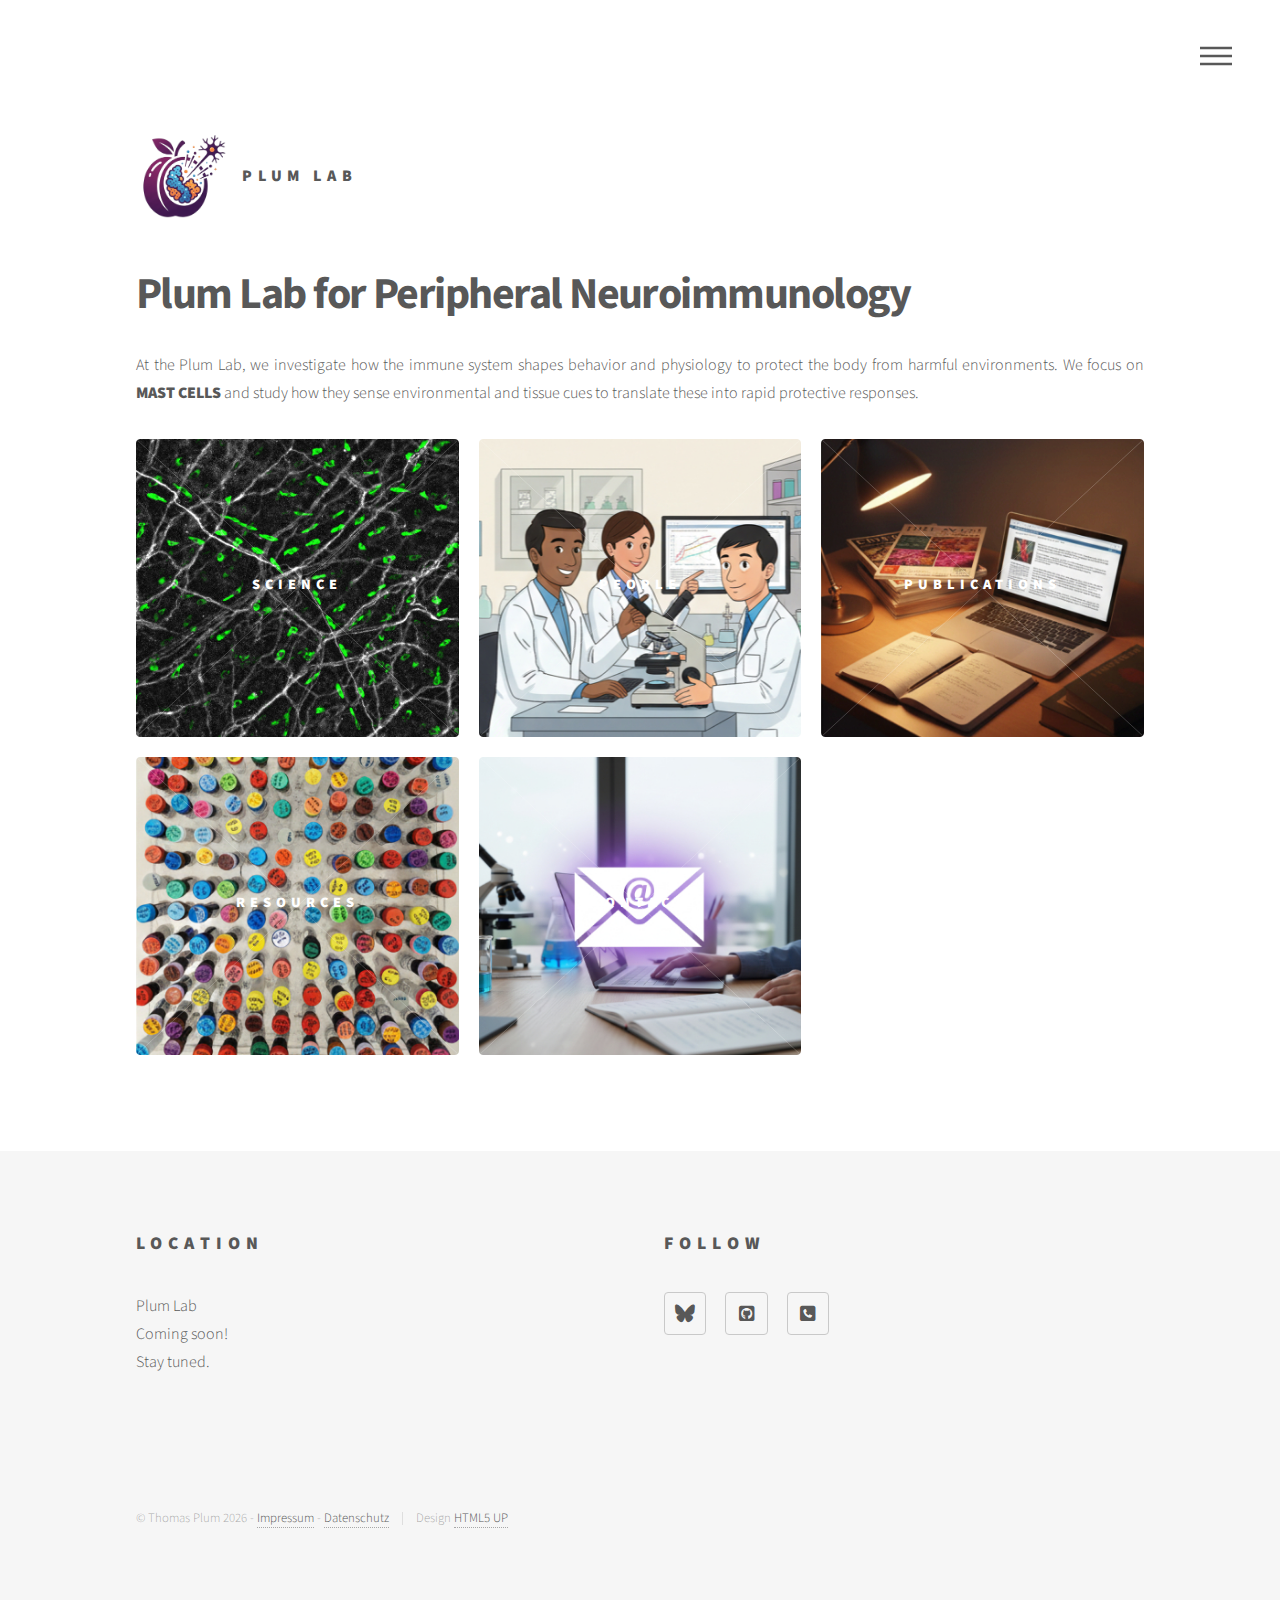
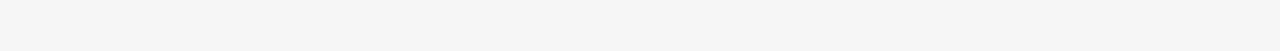
<file: index.html>
<!DOCTYPE HTML>
<!--
	Phantom by HTML5 UP
	html5up.net | @ajlkn
	Free for personal and commercial use under the CCA 3.0 license (html5up.net/license)
-->
<html>
	<head>
		<title>Plum Lab for Peripheral Neuroimmunology</title>
		<meta charset="utf-8" />
		<meta name="viewport" content="width=device-width, initial-scale=1, user-scalable=no" />
		<link rel="stylesheet" href="assets/css/main.css" />
		<noscript><link rel="stylesheet" href="assets/css/noscript.css" /></noscript>
	</head>
	<body class="is-preload">
		<!-- Wrapper -->
			<div id="wrapper">

				<!-- Header -->
					<header id="header">
						<div class="inner">

							<!-- Logo -->
								<a href="index.html" class="logo">
									<span class="symbol"><img src="images/logo.svg" alt="" /></span><span class="title">Plum Lab</span>
								</a>

							<!-- Nav -->
								<nav>
									<ul>
										<li><a href="#menu">Menu</a></li>
									</ul>
								</nav>

						</div>
					</header>

				<!-- Menu -->
					<nav id="menu">
						<h2>Menu</h2>
						<ul>
							<li><a href="index.html">Home</a></li>
							<li><a href="science.html">Science</a></li>
							<li><a href="people.html">People</a></li>
							<li><a href="publications.html">Publications</a></li>
							<li><a href="resources.html">Resources</a></li>
							<li><a href="contact.html">Contact</a></li>	
							<li><a href="https://mastcell.cloudflareaccess.com/#/Launcher">Internal</a></li>
						</ul>
					</nav>

				<!-- Main -->
					<div id="main">
    <div class="inner">
        <header>
            <h1>Plum Lab for Peripheral Neuroimmunology</h1>
            <p align="justify">At the Plum Lab, we investigate how the immune system shapes behavior and physiology to protect the body from harmful environments. We focus on <b>MAST CELLS</b> and study how they sense environmental and tissue cues to translate these into rapid protective responses.</p>
        </header>
        <section class="tiles">
            <article class="style0">
                <span class="image">
                    <img src="images/science.jpg" alt="Science" />
                </span>
                <a href="science.html">
                    <h2>Science</h2>
                    <div class="content">
                        <p>Our research on mast cells and neuroimmune communication.</p>
                    </div>
                </a>
            </article>
            <article class="style0">
                <span class="image">
                    <img src="images/people.jpg" alt="People" />
                </span>
                <a href="people.html">
                    <h2>People</h2>
                    <div class="content">
                        <p>Meet the team behind the Plum Lab.</p>
                    </div>
                </a>
            </article>
            <article class="style0">
                <span class="image">
                    <img src="images/publications.jpg" alt="Publications" />
                </span>
                <a href="publications.html">
                    <h2>Publications</h2>
                    <div class="content">
                        <p>Explore our latest research findings and papers.</p>
                    </div>
                </a>
            </article>
            <article class="style0">
                <span class="image">
                    <img src="images/resources.jpg" alt="Resources" />
                </span>
                <a href="resources.html">
                    <h2>Resources</h2>
                    <div class="content">
                        <p>Protocols, data sets, and tools for the community.</p>
                    </div>
                </a>
            </article>
           <article class="style0">
                <span class="image">
                    <img src="images/contact.jpg" alt="Contact" />
                </span>
                <a href="contact.html">
                    <h2>Contact</h2>
                    <div class="content">
                        <p>Get in touch for collaborations or joining the lab.</p>
                    </div>
                </a>
            </article>
        </section>
    </div>
</div>

					<!-- Footer -->
					<footer id="footer">
						<div class="inner">
							<section>
								<h2>Location</h2>
								<p>Plum Lab<br />
								Coming soon!<br />
								Stay tuned.<br />
								</p>
							</section>
							<section>
								<h2>Follow</h2>
								<ul class="icons">
									<li><a href="https://bsky.app/profile/plumlab.bsky.social" class="icon brands style2 fa-bluesky"><span class="label">Bluesky</span></a></li>
									<li><a href="https://github.com/Plum-immunology/" class="icon brands style2 fa-github"><span class="label">GitHub</span></a></li>
									<li><a href="#" class="icon solid style2 fa-phone"><span class="label">Phone</span></a></li>
								</ul>
							</section>
							<ul class="copyright">
								<li>&copy; Thomas Plum 2026 - <a href="impressum.html">Impressum</a> - <a href="datenschutz.html">Datenschutz</a></li><li>Design <a href="http://html5up.net">HTML5 UP</a></li>
							</ul>
						</div>
					</footer>

		<!-- Scripts -->
			<script src="assets/js/jquery.min.js"></script>
			<script src="assets/js/browser.min.js"></script>
			<script src="assets/js/breakpoints.min.js"></script>
			<script src="assets/js/util.js"></script>
			<script src="assets/js/main.js"></script>

	</body>
</html>
</file>
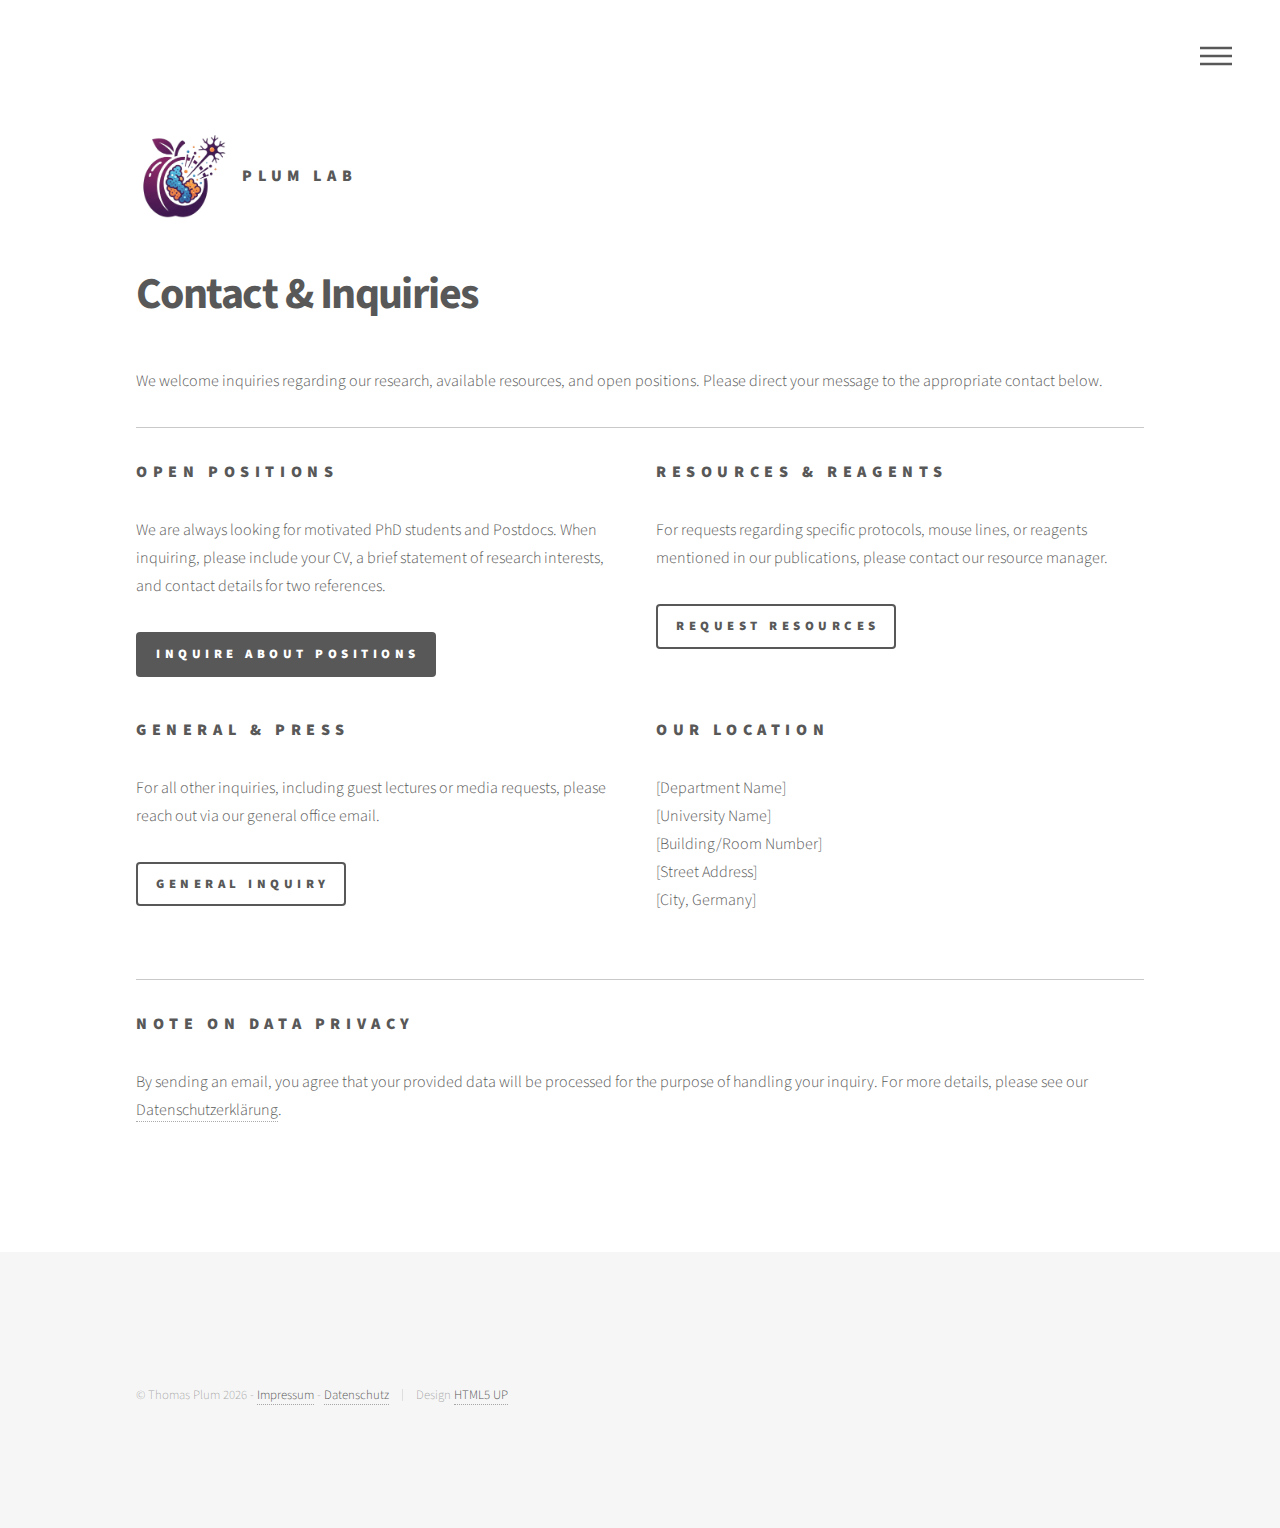
<file: contact.html>
<!DOCTYPE HTML>
<!--
	Phantom by HTML5 UP
	html5up.net | @ajlkn
	Free for personal and commercial use under the CCA 3.0 license (html5up.net/license)
-->
<html>
	<head>
		<title>Plum Lab for Peripheral Neuroimmunology - Science</title>
		<meta charset="utf-8" />
		<meta name="viewport" content="width=device-width, initial-scale=1, user-scalable=no" />
		<link rel="stylesheet" href="assets/css/main.css" />
		<noscript><link rel="stylesheet" href="assets/css/noscript.css" /></noscript>
	</head>
	<body class="is-preload">
		<!-- Wrapper -->
			<div id="wrapper">

				<!-- Header -->
					<header id="header">
						<div class="inner">

							<!-- Logo -->
								<a href="index.html" class="logo">
									<span class="symbol"><img src="images/logo.svg" alt="" /></span><span class="title">Plum Lab</span>
								</a>

							<!-- Nav -->
								<nav>
									<ul>
										<li><a href="#menu">Menu</a></li>
									</ul>
								</nav>

						</div>
					</header>

				<!-- Menu -->
					<nav id="menu">
						<h2>Menu</h2>
						<ul>
							<li><a href="index.html">Home</a></li>
							<li><a href="science.html">Science</a></li>
							<li><a href="people.html">People</a></li>
							<li><a href="publications.html">Publications</a></li>
							<li><a href="resources.html">Resources</a></li>
							<li><a href="contact.html">Contact</a></li>	
						</ul>
					</nav>

				<!-- Main -->
<!-- Main -->
<div id="main">
                <div class="inner">
                    <h1>Contact & Inquiries</h1>
                    <p>We welcome inquiries regarding our research, available resources, and open positions. Please direct your message to the appropriate contact below.</p>
                    
                    <hr />

                    <div class="row">
                        <div class="col-6 col-12-medium">
                            <h3>Open Positions</h3>
                            <p>We are always looking for motivated PhD students and Postdocs. When inquiring, please include your CV, a brief statement of research interests, and contact details for two references.</p>
                            <ul class="actions">
                                <li><a href="mailto:positions@plum-immunology.de" class="button primary icon solid fa-envelope">Inquire about Positions</a></li>
                            </ul>
                        </div>

                        <div class="col-6 col-12-medium">
                            <h3>Resources & Reagents</h3>
                            <p>For requests regarding specific protocols, mouse lines, or reagents mentioned in our publications, please contact our resource manager.</p>
                            <ul class="actions">
                                <li><a href="mailto:resources@plum-immunology.de" class="button icon solid fa-flask">Request Resources</a></li>
                            </ul>
                        </div>

                        <div class="col-6 col-12-medium">
                            <h3>General & Press</h3>
                            <p>For all other inquiries, including guest lectures or media requests, please reach out via our general office email.</p>
                            <ul class="actions">
                                <li><a href="mailto:office@plum-immunology.de" class="button icon solid fa-info-circle">General Inquiry</a></li>
                            </ul>
                        </div>

                        <div class="col-6 col-12-medium">
                            <h3>Our Location</h3>
                            <p>
                                [Department Name]<br />
                                [University Name]<br />
                                [Building/Room Number]<br />
                                [Street Address]<br />
                                [City, Germany]
                            </p>
                        </div>
                    </div>

                    <hr />
                    
                    <section>
                        <h3>Note on Data Privacy</h3>
                        <p class="small">By sending an email, you agree that your provided data will be processed for the purpose of handling your inquiry. For more details, please see our <a href="datenschutz.html">Datenschutzerklärung</a>.</p>
                    </section>
                </div>
</div>
				<!-- Footer -->
					<footer id="footer">
						<div class="inner">
							<ul class="copyright">
								<li>&copy; Thomas Plum 2026 - <a href="impressum.html">Impressum</a> - <a href="datenschutz.html">Datenschutz</a></li><li>Design <a href="http://html5up.net">HTML5 UP</a></li>
							</ul>
						</div>
					</footer>

			</div>

		<!-- Scripts -->
			<script src="assets/js/jquery.min.js"></script>
			<script src="assets/js/browser.min.js"></script>
			<script src="assets/js/breakpoints.min.js"></script>
			<script src="assets/js/util.js"></script>
			<script src="assets/js/main.js"></script>

	</body>
</html>
</file>
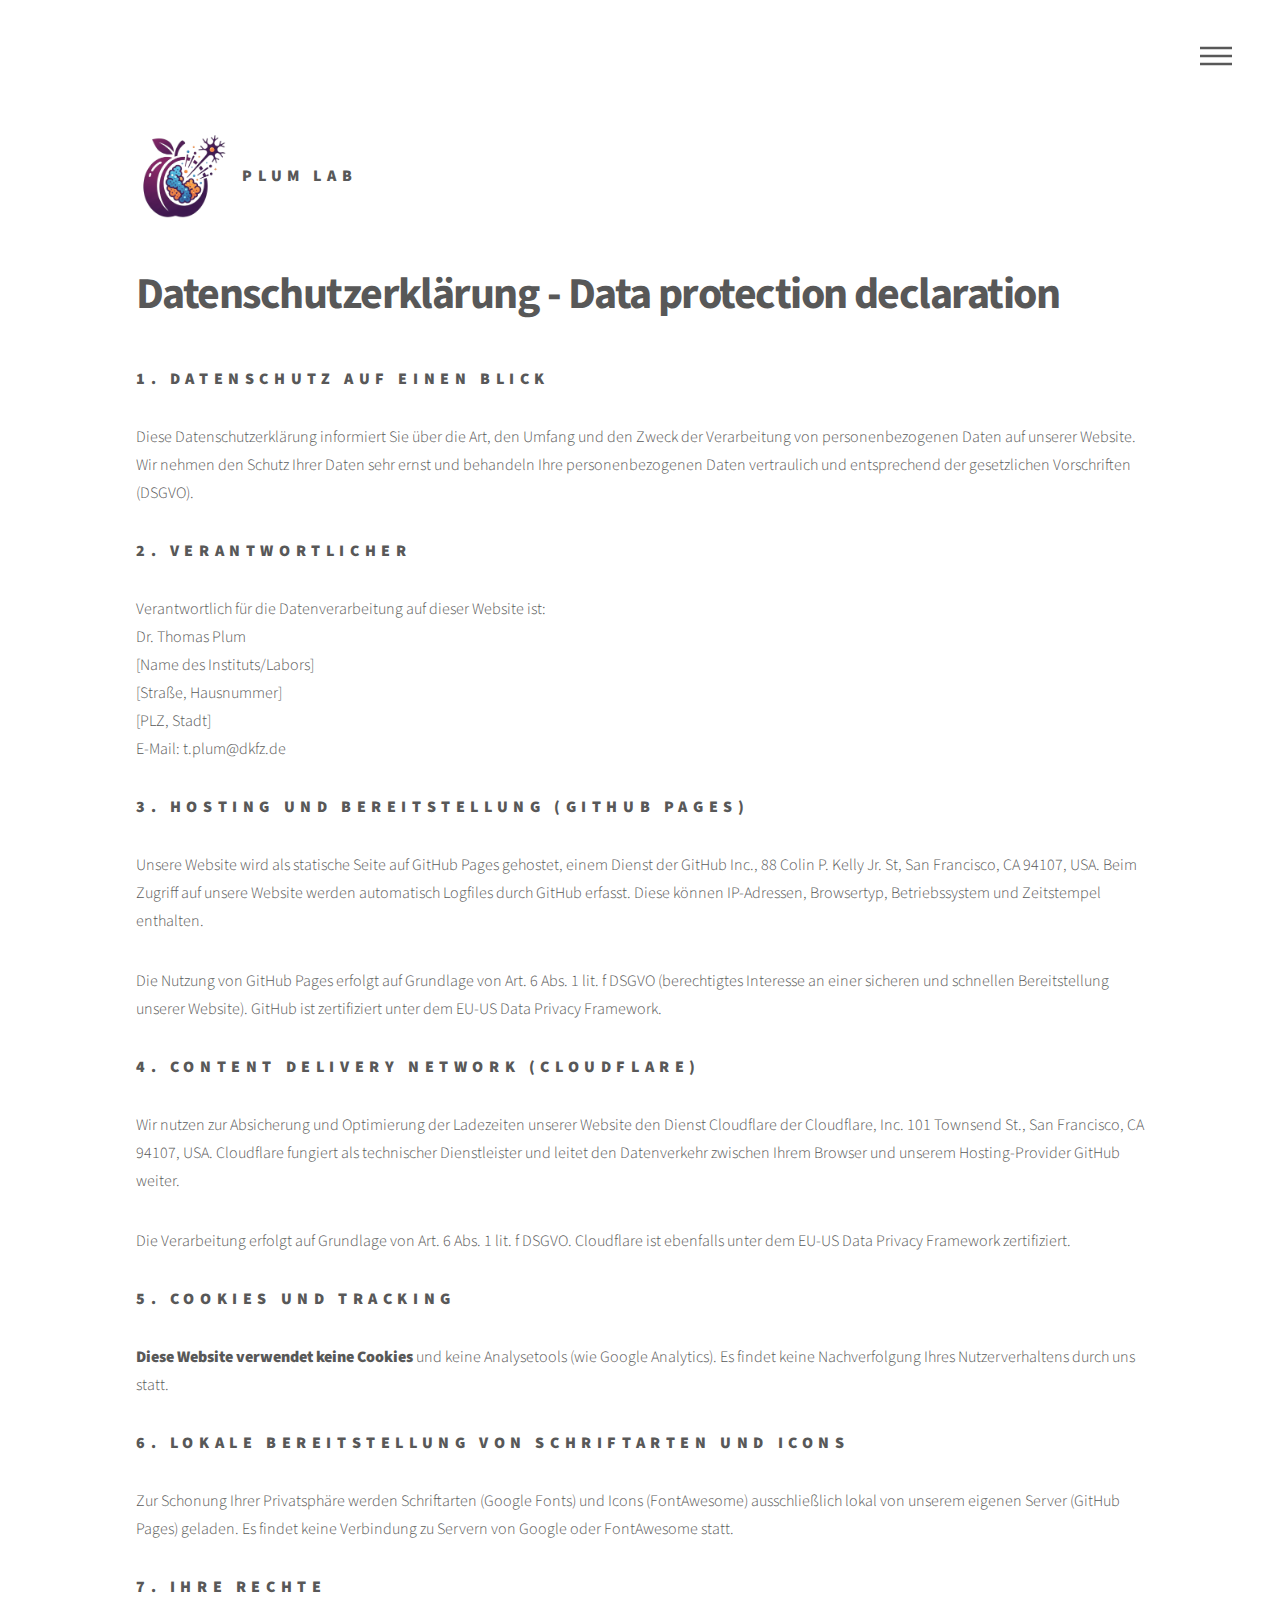
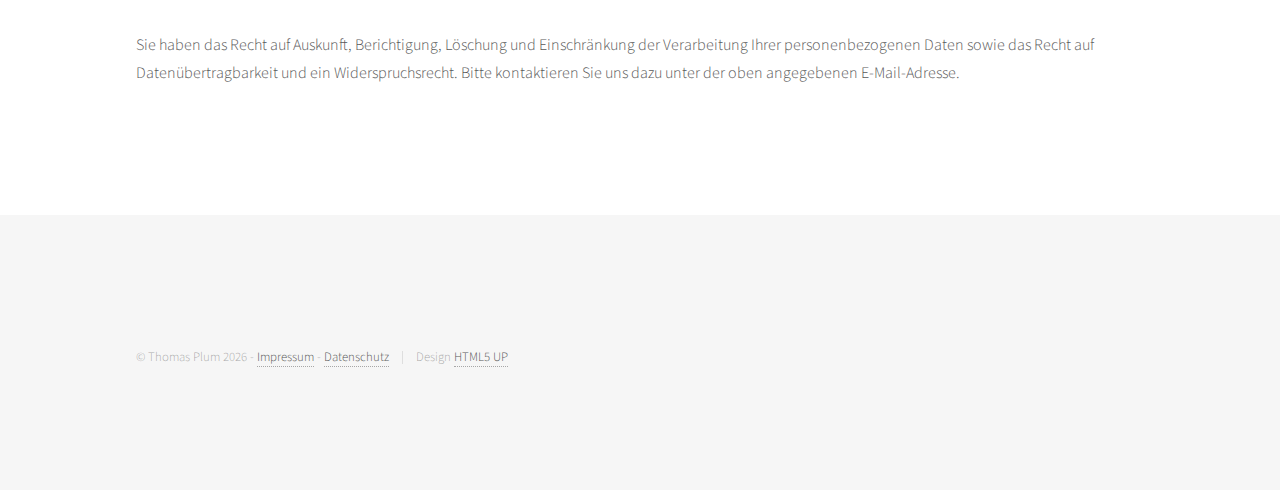
<file: datenschutz.html>
<!DOCTYPE HTML>
<!--
	Phantom by HTML5 UP
	html5up.net | @ajlkn
	Free for personal and commercial use under the CCA 3.0 license (html5up.net/license)
-->
<html>
	<head>
		<title>Plum Lab for Peripheral Neuroimmunology - Science</title>
		<meta charset="utf-8" />
		<meta name="viewport" content="width=device-width, initial-scale=1, user-scalable=no" />
		<link rel="stylesheet" href="assets/css/main.css" />
		<noscript><link rel="stylesheet" href="assets/css/noscript.css" /></noscript>
	</head>
	<body class="is-preload">
		<!-- Wrapper -->
			<div id="wrapper">

				<!-- Header -->
					<header id="header">
						<div class="inner">

							<!-- Logo -->
								<a href="index.html" class="logo">
									<span class="symbol"><img src="images/logo.svg" alt="" /></span><span class="title">Plum Lab</span>
								</a>

							<!-- Nav -->
								<nav>
									<ul>
										<li><a href="#menu">Menu</a></li>
									</ul>
								</nav>

						</div>
					</header>

				<!-- Menu -->
					<nav id="menu">
						<h2>Menu</h2>
						<ul>
							<li><a href="index.html">Home</a></li>
							<li><a href="science.html">Science</a></li>
							<li><a href="people.html">People</a></li>
							<li><a href="publications.html">Publications</a></li>
							<li><a href="resources.html">Resources</a></li>
						</ul>
					</nav>

				<!-- Main -->
<!-- Main -->
<div id="main">
	<div class="inner">
		<h1>Datenschutzerklärung - Data protection declaration</h1>
		<section>
			<h3>1. Datenschutz auf einen Blick</h3>
                    <p>Diese Datenschutzerklärung informiert Sie über die Art, den Umfang und den Zweck der Verarbeitung von personenbezogenen Daten auf unserer Website. Wir nehmen den Schutz Ihrer Daten sehr ernst und behandeln Ihre personenbezogenen Daten vertraulich und entsprechend der gesetzlichen Vorschriften (DSGVO).</p>

                    <h3>2. Verantwortlicher</h3>
                    <p>Verantwortlich für die Datenverarbeitung auf dieser Website ist:<br />
                    Dr. Thomas Plum<br />
                    [Name des Instituts/Labors]<br />
                    [Straße, Hausnummer]<br />
                    [PLZ, Stadt]<br />
                    E-Mail: t.plum@dkfz.de</p>

                    <h3>3. Hosting und Bereitstellung (GitHub Pages)</h3>
                    <p>Unsere Website wird als statische Seite auf GitHub Pages gehostet, einem Dienst der GitHub Inc., 88 Colin P. Kelly Jr. St, San Francisco, CA 94107, USA. Beim Zugriff auf unsere Website werden automatisch Logfiles durch GitHub erfasst. Diese können IP-Adressen, Browsertyp, Betriebssystem und Zeitstempel enthalten.</p>
                    <p>Die Nutzung von GitHub Pages erfolgt auf Grundlage von Art. 6 Abs. 1 lit. f DSGVO (berechtigtes Interesse an einer sicheren und schnellen Bereitstellung unserer Website). GitHub ist zertifiziert unter dem EU-US Data Privacy Framework.</p>

                    <h3>4. Content Delivery Network (Cloudflare)</h3>
                    <p>Wir nutzen zur Absicherung und Optimierung der Ladezeiten unserer Website den Dienst Cloudflare der Cloudflare, Inc. 101 Townsend St., San Francisco, CA 94107, USA. Cloudflare fungiert als technischer Dienstleister und leitet den Datenverkehr zwischen Ihrem Browser und unserem Hosting-Provider GitHub weiter.</p>
                    <p>Die Verarbeitung erfolgt auf Grundlage von Art. 6 Abs. 1 lit. f DSGVO. Cloudflare ist ebenfalls unter dem EU-US Data Privacy Framework zertifiziert.</p>

                    <h3>5. Cookies und Tracking</h3>
                    <p><strong>Diese Website verwendet keine Cookies</strong> und keine Analysetools (wie Google Analytics). Es findet keine Nachverfolgung Ihres Nutzerverhaltens durch uns statt.</p>

                    <h3>6. Lokale Bereitstellung von Schriftarten und Icons</h3>
                    <p>Zur Schonung Ihrer Privatsphäre werden Schriftarten (Google Fonts) und Icons (FontAwesome) ausschließlich lokal von unserem eigenen Server (GitHub Pages) geladen. Es findet keine Verbindung zu Servern von Google oder FontAwesome statt.</p>

                    <h3>7. Ihre Rechte</h3>
                    <p>Sie haben das Recht auf Auskunft, Berichtigung, Löschung und Einschränkung der Verarbeitung Ihrer personenbezogenen Daten sowie das Recht auf Datenübertragbarkeit und ein Widerspruchsrecht. Bitte kontaktieren Sie uns dazu unter der oben angegebenen E-Mail-Adresse.</p>
		</section>
	</div>
</div>

				<!-- Footer -->
					<footer id="footer">
						<div class="inner">
							<ul class="copyright">
								<li>&copy; Thomas Plum 2026 - <a href="impressum.html">Impressum</a> - <a href="datenschutz.html">Datenschutz</a></li><li>Design <a href="http://html5up.net">HTML5 UP</a></li>
							</ul>
						</div>
					</footer>

			</div>

		<!-- Scripts -->
			<script src="assets/js/jquery.min.js"></script>
			<script src="assets/js/browser.min.js"></script>
			<script src="assets/js/breakpoints.min.js"></script>
			<script src="assets/js/util.js"></script>
			<script src="assets/js/main.js"></script>

	</body>
</html>
</file>
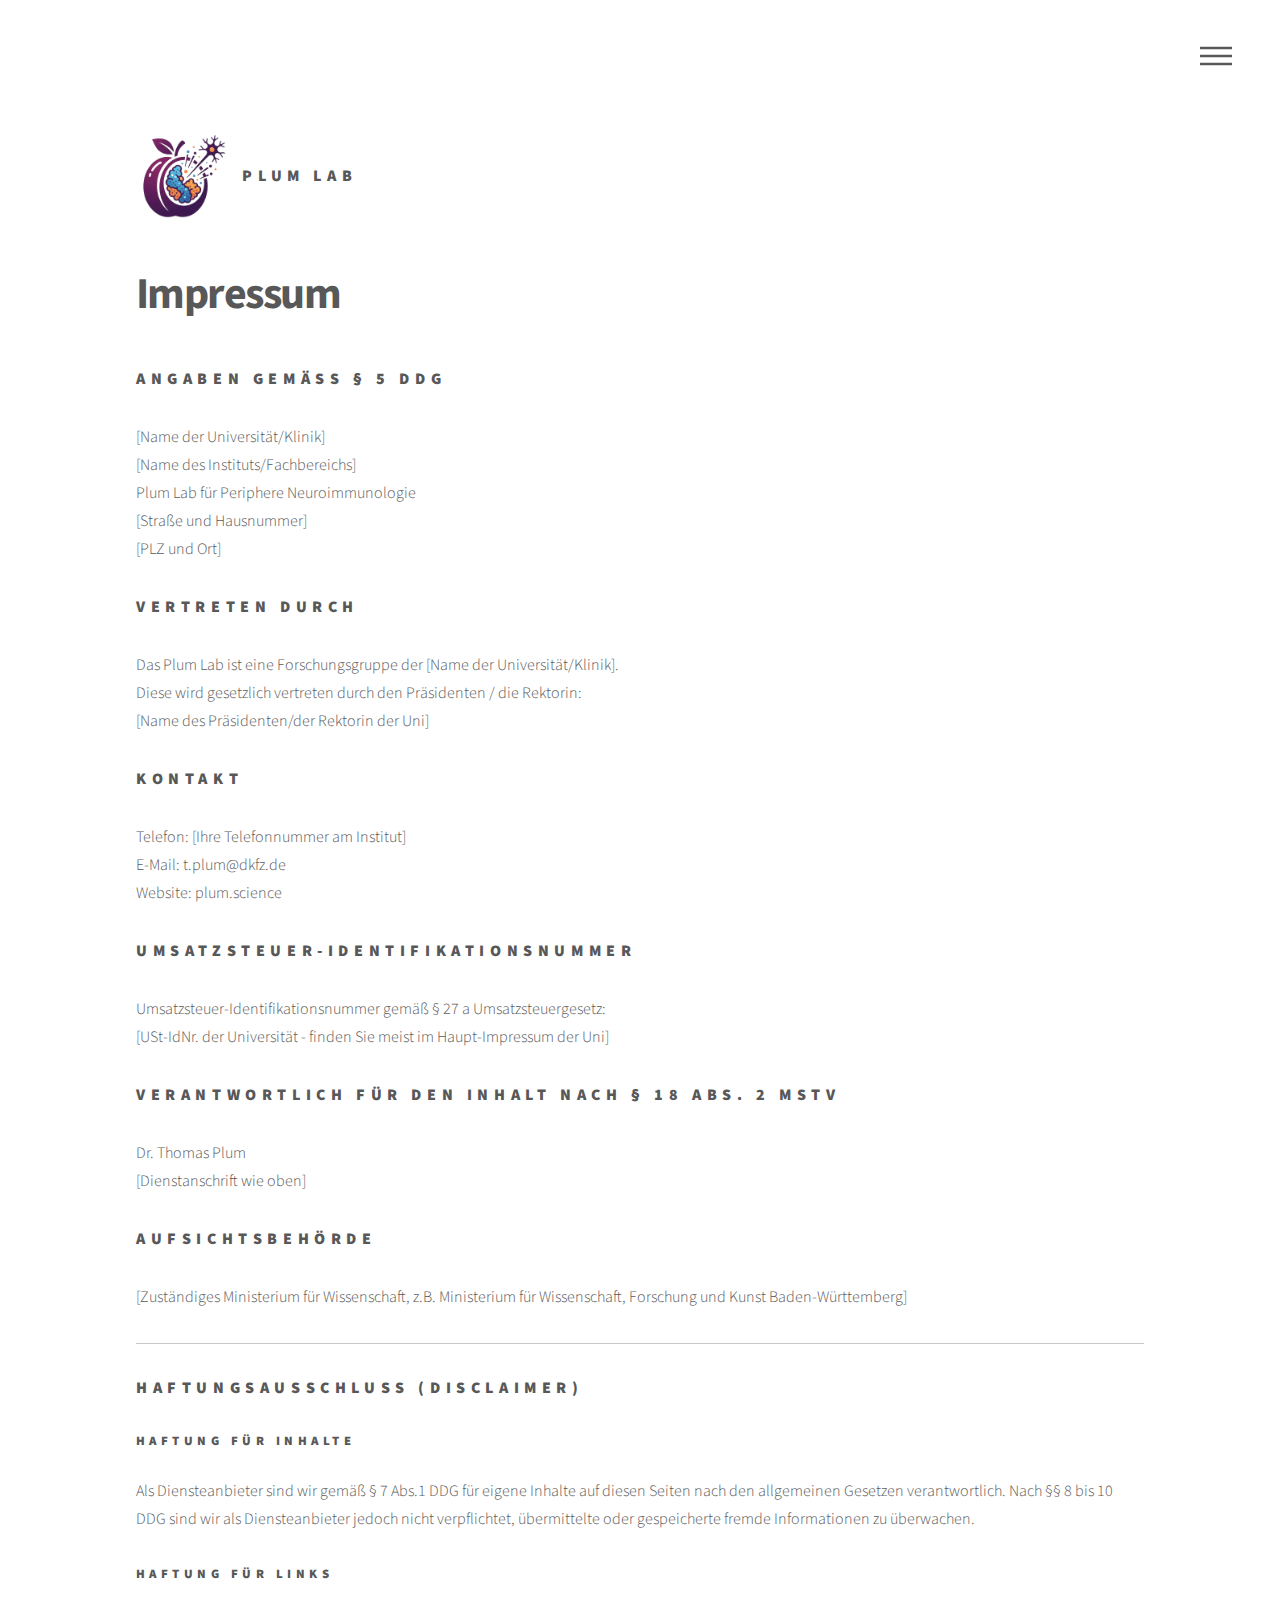
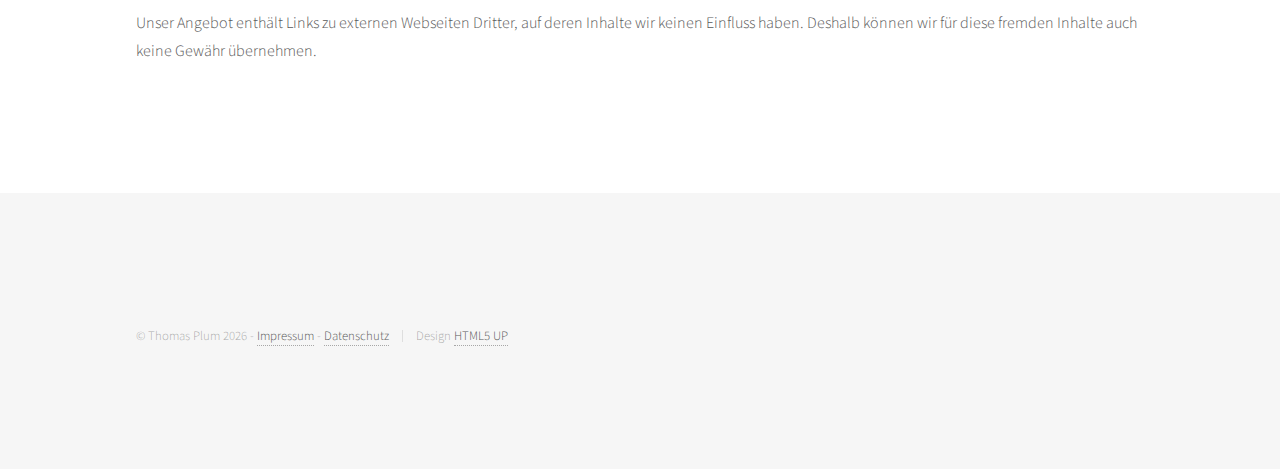
<file: impressum.html>
<!DOCTYPE HTML>
<!--
	Phantom by HTML5 UP
	html5up.net | @ajlkn
	Free for personal and commercial use under the CCA 3.0 license (html5up.net/license)
-->
<html>
	<head>
		<title>Plum Lab for Peripheral Neuroimmunology - Science</title>
		<meta charset="utf-8" />
		<meta name="viewport" content="width=device-width, initial-scale=1, user-scalable=no" />
		<link rel="stylesheet" href="assets/css/main.css" />
		<noscript><link rel="stylesheet" href="assets/css/noscript.css" /></noscript>
	</head>
	<body class="is-preload">
		<!-- Wrapper -->
			<div id="wrapper">

				<!-- Header -->
					<header id="header">
						<div class="inner">

							<!-- Logo -->
								<a href="index.html" class="logo">
									<span class="symbol"><img src="images/logo.svg" alt="" /></span><span class="title">Plum Lab</span>
								</a>

							<!-- Nav -->
								<nav>
									<ul>
										<li><a href="#menu">Menu</a></li>
									</ul>
								</nav>

						</div>
					</header>

				<!-- Menu -->
					<nav id="menu">
						<h2>Menu</h2>
						<ul>
							<li><a href="index.html">Home</a></li>
							<li><a href="science.html">Science</a></li>
							<li><a href="people.html">People</a></li>
							<li><a href="publications.html">Publications</a></li>
							<li><a href="resources.html">Resources</a></li>
							<li><a href="contact.html">Contact</a></li>	
							<li><a href="https://mastcell.cloudflareaccess.com/#/Launcher">Internal</a></li>
						</ul>
					</nav>

				<!-- Main -->
<!-- Main -->
<div id="main">
	<div class="inner">
<h1>Impressum</h1>
                    
                    <h3>Angaben gemäß § 5 DDG</h3>
                    <p>
                        [Name der Universität/Klinik]<br />
                        [Name des Instituts/Fachbereichs]<br />
                        Plum Lab für Periphere Neuroimmunologie<br />
                        [Straße und Hausnummer]<br />
                        [PLZ und Ort]
                    </p>

                    <h3>Vertreten durch</h3>
                    <p>
                        Das Plum Lab ist eine Forschungsgruppe der [Name der Universität/Klinik].<br />
                        Diese wird gesetzlich vertreten durch den Präsidenten / die Rektorin:<br />
                        [Name des Präsidenten/der Rektorin der Uni]
                    </p>

                    <h3>Kontakt</h3>
                    <p>
                        Telefon: [Ihre Telefonnummer am Institut]<br />
                        E-Mail: t.plum@dkfz.de<br />
                        Website: plum.science
                    </p>

                    <h3>Umsatzsteuer-Identifikationsnummer</h3>
                    <p>
                        Umsatzsteuer-Identifikationsnummer gemäß § 27 a Umsatzsteuergesetz:<br />
                        [USt-IdNr. der Universität - finden Sie meist im Haupt-Impressum der Uni]
                    </p>

                    <h3>Verantwortlich für den Inhalt nach § 18 Abs. 2 MStV</h3>
                    <p>
                        Dr. Thomas Plum<br />
                        [Dienstanschrift wie oben]
                    </p>

                    <h3>Aufsichtsbehörde</h3>
                    <p>
                        [Zuständiges Ministerium für Wissenschaft, z.B. Ministerium für Wissenschaft, Forschung und Kunst Baden-Württemberg]
                    </p>

                    <hr />

                    <h3>Haftungsausschluss (Disclaimer)</h3>
                    <h4>Haftung für Inhalte</h4>
                    <p>Als Diensteanbieter sind wir gemäß § 7 Abs.1 DDG für eigene Inhalte auf diesen Seiten nach den allgemeinen Gesetzen verantwortlich. Nach §§ 8 bis 10 DDG sind wir als Diensteanbieter jedoch nicht verpflichtet, übermittelte oder gespeicherte fremde Informationen zu überwachen.</p>
                    
                    <h4>Haftung für Links</h4>
                    <p>Unser Angebot enthält Links zu externen Webseiten Dritter, auf deren Inhalte wir keinen Einfluss haben. Deshalb können wir für diese fremden Inhalte auch keine Gewähr übernehmen.</p>
		</section>
	</div>
</div>

				<!-- Footer -->
					<footer id="footer">
						<div class="inner">
							<ul class="copyright">
								<li>&copy; Thomas Plum 2026 - <a href="impressum.html">Impressum</a> - <a href="datenschutz.html">Datenschutz</a></li><li>Design <a href="http://html5up.net">HTML5 UP</a></li>
							</ul>
						</div>
					</footer>

			</div>

		<!-- Scripts -->
			<script src="assets/js/jquery.min.js"></script>
			<script src="assets/js/browser.min.js"></script>
			<script src="assets/js/breakpoints.min.js"></script>
			<script src="assets/js/util.js"></script>
			<script src="assets/js/main.js"></script>

	</body>
</html>
</file>
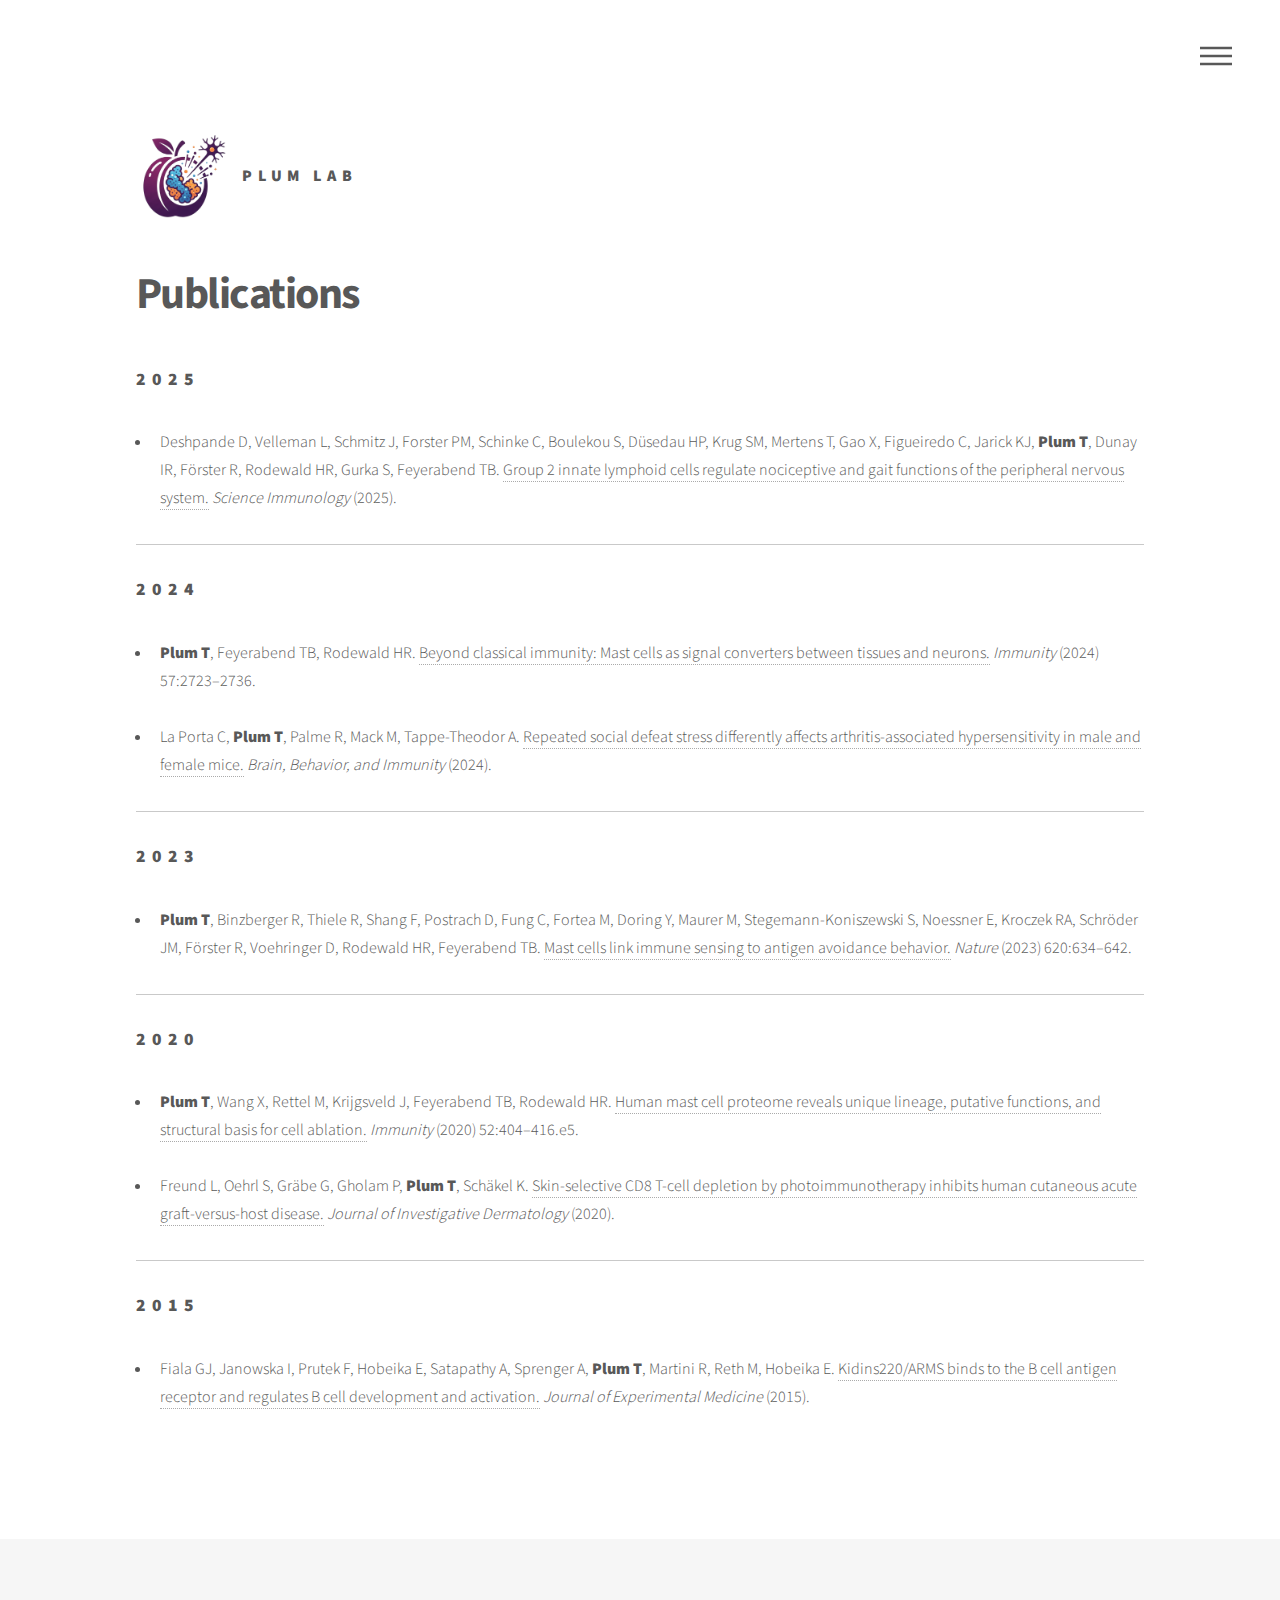
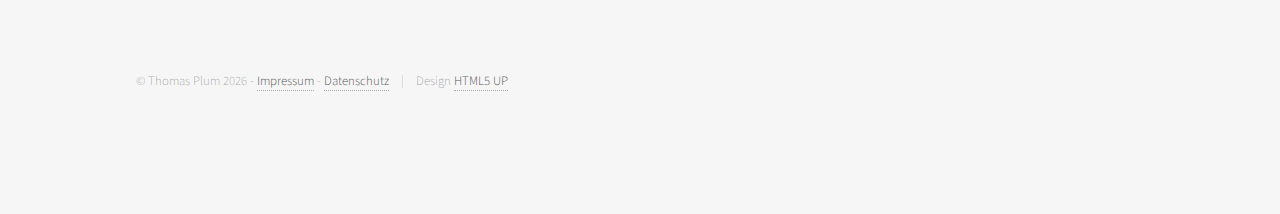
<file: publications.html>
<!DOCTYPE HTML>
<!--
	Phantom by HTML5 UP
	html5up.net | @ajlkn
	Free for personal and commercial use under the CCA 3.0 license (html5up.net/license)
-->
<html>
	<head>
		<title>Plum Lab for Peripheral Neuroimmunology - Science</title>
		<meta charset="utf-8" />
		<meta name="viewport" content="width=device-width, initial-scale=1, user-scalable=no" />
		<link rel="stylesheet" href="assets/css/main.css" />
		<noscript><link rel="stylesheet" href="assets/css/noscript.css" /></noscript>
	</head>
	<body class="is-preload">
		<!-- Wrapper -->
			<div id="wrapper">

				<!-- Header -->
					<header id="header">
						<div class="inner">

							<!-- Logo -->
								<a href="index.html" class="logo">
									<span class="symbol"><img src="images/logo.svg" alt="" /></span><span class="title">Plum Lab</span>
								</a>

							<!-- Nav -->
								<nav>
									<ul>
										<li><a href="#menu">Menu</a></li>
									</ul>
								</nav>

						</div>
					</header>

				<!-- Menu -->
					<nav id="menu">
						<h2>Menu</h2>
						<ul>
							<li><a href="index.html">Home</a></li>
							<li><a href="science.html">Science</a></li>
							<li><a href="people.html">People</a></li>
							<li><a href="publications.html">Publications</a></li>
							<li><a href="resources.html">Resources</a></li>
							<li><a href="contact.html">Contact</a></li>	
						</ul>
					</nav>

				<!-- Main -->
<!-- Main -->
<div id="main">
	<div class="inner">
		<h1>Publications</h1>

		<!-- 2025 Publications -->
		<section>
			<h2>2025</h2>
			<ul>
				<li>
					Deshpande D, Velleman L, Schmitz J, Forster PM, Schinke C, Boulekou S, Düsedau HP, Krug SM, Mertens T, Gao X, Figueiredo C, Jarick KJ, <strong>Plum T</strong>, Dunay IR, Förster R, Rodewald HR, Gurka S, Feyerabend TB. 
					<a href="https://pubmed.ncbi.nlm.nih.gov/41004566/" target="_blank">Group 2 innate lymphoid cells regulate nociceptive and gait functions of the peripheral nervous system.</a> 
					<em>Science Immunology</em> (2025).
				</li>
			</ul>
		</section>

		<hr />

		<!-- 2024 Publications -->
		<section>
			<h2>2024</h2>
			<ul>
				<li>
					<strong>Plum T</strong>, Feyerabend TB, Rodewald HR. 
					<a href="https://pubmed.ncbi.nlm.nih.gov/39662090/" target="_blank">Beyond classical immunity: Mast cells as signal converters between tissues and neurons.</a> 
					<em>Immunity</em> (2024) 57:2723–2736.
				</li>
				<br>
				<li>
					La Porta C, <strong>Plum T</strong>, Palme R, Mack M, Tappe-Theodor A. 
					<a href="https://pubmed.ncbi.nlm.nih.gov/38663771/" target="_blank">Repeated social defeat stress differently affects arthritis-associated hypersensitivity in male and female mice.</a> 
					<em>Brain, Behavior, and Immunity</em> (2024).
				</li>
			</ul>
		</section>

		<hr />

		<!-- 2023 Publications -->
		<section>
			<h2>2023</h2>
			<ul>
				<li>
					<strong>Plum T</strong>, Binzberger R, Thiele R, Shang F, Postrach D, Fung C, Fortea M, Doring Y, Maurer M, Stegemann-Koniszewski S, Noessner E, Kroczek RA, Schröder JM, Förster R, Voehringer D, Rodewald HR, Feyerabend TB. 
					<a href="https://pubmed.ncbi.nlm.nih.gov/37438525/" target="_blank">Mast cells link immune sensing to antigen avoidance behavior.</a> 
					<em>Nature</em> (2023) 620:634–642.
				</li>
			</ul>
		</section>

		<hr />

		<!-- 2020 Publications -->
		<section>
			<h2>2020</h2>
			<ul>
				<li>
					<strong>Plum T</strong>, Wang X, Rettel M, Krijgsveld J, Feyerabend TB, Rodewald HR. 
					<a href="https://pubmed.ncbi.nlm.nih.gov/32049054/" target="_blank">Human mast cell proteome reveals unique lineage, putative functions, and structural basis for cell ablation.</a> 
					<em>Immunity</em> (2020) 52:404–416.e5.
				</li>
				<br>
				<li>
					Freund L, Oehrl S, Gräbe G, Gholam P, <strong>Plum T</strong>, Schäkel K. 
					<a href="https://pubmed.ncbi.nlm.nih.gov/31881211/" target="_blank">Skin-selective CD8 T-cell depletion by photoimmunotherapy inhibits human cutaneous acute graft-versus-host disease.</a> 
					<em>Journal of Investigative Dermatology</em> (2020).
				</li>
			</ul>
		</section>

		<hr />

		<!-- 2015 Publications -->
		<section>
			<h2>2015</h2>
			<ul>
				<li>
					Fiala GJ, Janowska I, Prutek F, Hobeika E, Satapathy A, Sprenger A, <strong>Plum T</strong>, Martini R, Reth M, Hobeika E. 
					<a href="https://pubmed.ncbi.nlm.nih.gov/26324445/" target="_blank">Kidins220/ARMS binds to the B cell antigen receptor and regulates B cell development and activation.</a> 
					<em>Journal of Experimental Medicine</em> (2015).
				</li>
			</ul>
		</section>

	</div>
</div>

				<!-- Footer -->
					<footer id="footer">
						<div class="inner">
							<ul class="copyright">
								<li>&copy; Thomas Plum 2026 - <a href="impressum.html">Impressum</a> - <a href="datenschutz.html">Datenschutz</a></li><li>Design <a href="http://html5up.net">HTML5 UP</a></li>
							</ul>
						</div>
					</footer>

			</div>

		<!-- Scripts -->
			<script src="assets/js/jquery.min.js"></script>
			<script src="assets/js/browser.min.js"></script>
			<script src="assets/js/breakpoints.min.js"></script>
			<script src="assets/js/util.js"></script>
			<script src="assets/js/main.js"></script>

	</body>
</html>
</file>
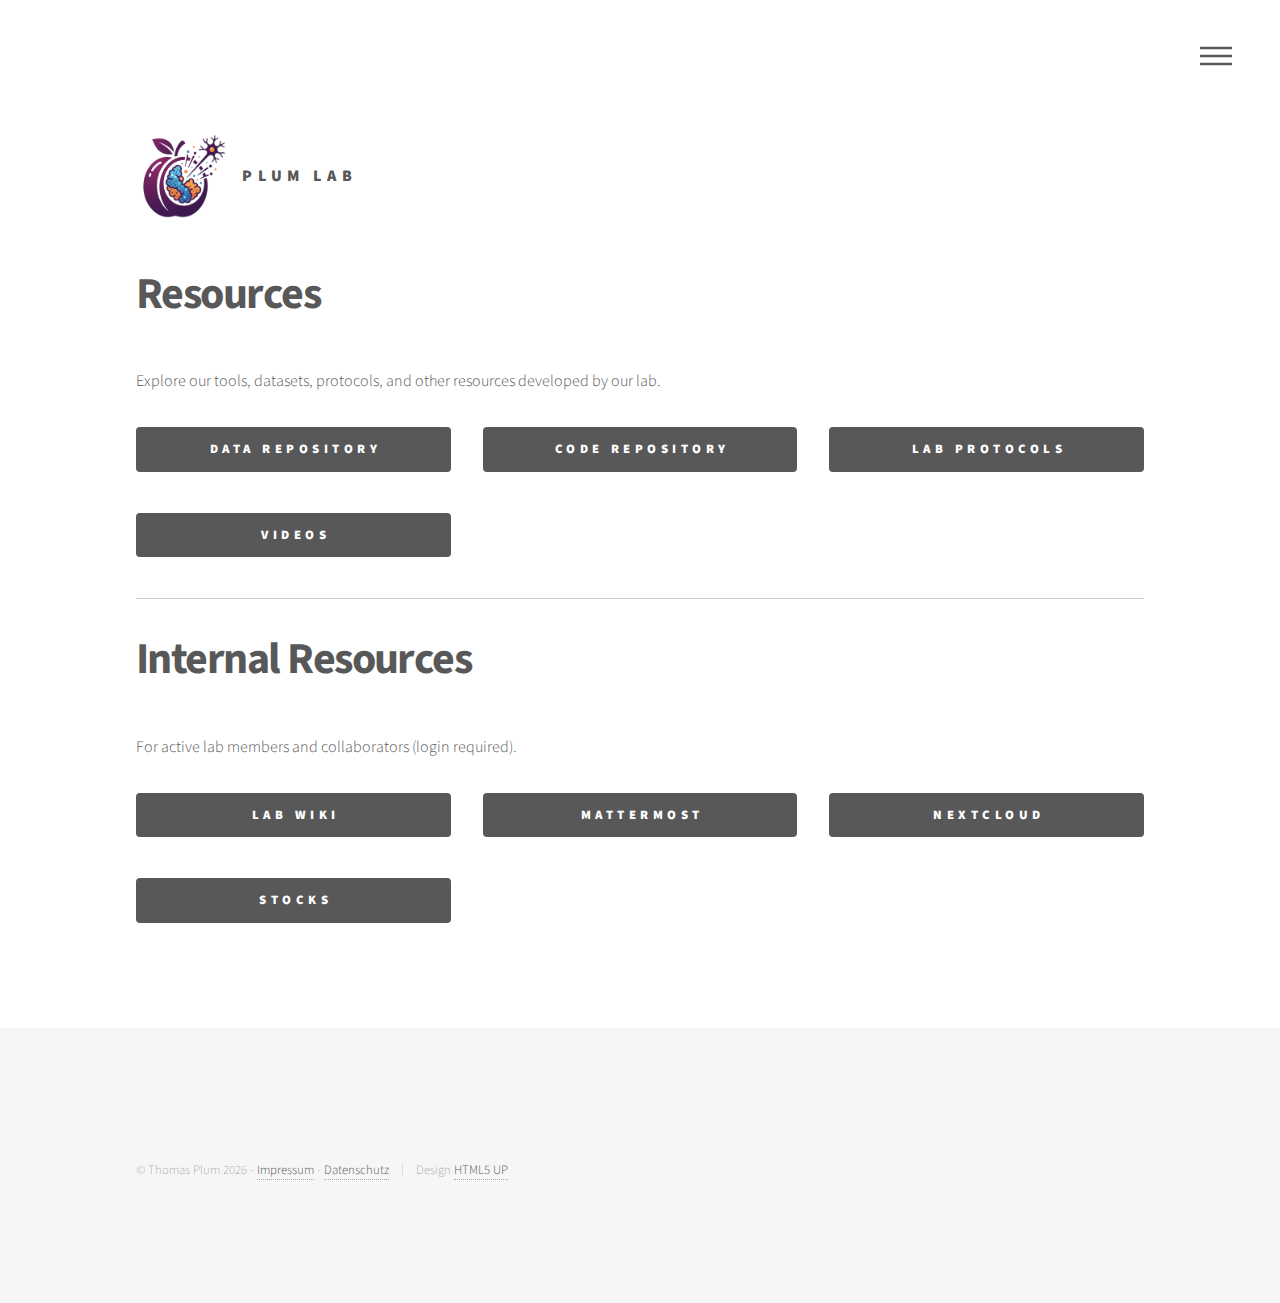
<file: resources.html>
<!DOCTYPE HTML>
<!--
	Phantom by HTML5 UP
	html5up.net | @ajlkn
	Free for personal and commercial use under the CCA 3.0 license (html5up.net/license)
-->
<html>
	<head>
		<title>Plum Lab for Peripheral Neuroimmunology - Science</title>
		<meta charset="utf-8" />
		<meta name="viewport" content="width=device-width, initial-scale=1, user-scalable=no" />
		<link rel="stylesheet" href="assets/css/main.css" />
		<noscript><link rel="stylesheet" href="assets/css/noscript.css" /></noscript>
	</head>
	<body class="is-preload">
		<!-- Wrapper -->
			<div id="wrapper">

				<!-- Header -->
					<header id="header">
						<div class="inner">

							<!-- Logo -->
								<a href="index.html" class="logo">
									<span class="symbol"><img src="images/logo.svg" alt="" /></span><span class="title">Plum Lab</span>
								</a>

							<!-- Nav -->
								<nav>
									<ul>
										<li><a href="#menu">Menu</a></li>
									</ul>
								</nav>

						</div>
					</header>

				<!-- Menu -->
					<nav id="menu">
						<h2>Menu</h2>
						<ul>
							<li><a href="index.html">Home</a></li>
							<li><a href="science.html">Science</a></li>
							<li><a href="people.html">People</a></li>
							<li><a href="publications.html">Publications</a></li>
							<li><a href="resources.html">Resources</a></li>
						</ul>
					</nav>

<!-- Main -->
<div id="main">
	<div class="inner">
		<h1>Resources</h1>

		<!-- Resources Grid -->
		<section>
			<p>Explore our tools, datasets, protocols, and other resources developed by our lab.</p>
			
			<div class="row gtr-uniform">
				<div class="col-4 col-12-medium">
					<ul class="actions fit">
						<li><a href="#" class="button primary fit">Data Repository</a></li>
					</ul>
				</div>
				<div class="col-4 col-12-medium">
					<ul class="actions fit">
						<li><a href="https://github.com/Plum-immunology/" class="button primary fit">Code Repository</a></li>
					</ul>
				</div>
				<div class="col-4 col-12-medium">
					<ul class="actions fit">
						<li><a href="#" class="button primary fit">Lab Protocols</a></li>
					</ul>
				</div>
				<div class="col-4 col-12-medium">
					<ul class="actions fit">
						<li><a href="#" class="button primary fit">Videos</a></li>
					</ul>
				</div>
			</div>
		</section>

		<hr />

		<h1>Internal Resources</h1>

		<!-- Resources Grid -->
		<section>
			<p>For active lab members and collaborators (login required).</p>
			<div class="row gtr-uniform">
				<div class="col-4 col-12-medium">
					<ul class="actions fit">
						<li><a href="https://wiki.plum.science" class="button primary fit">Lab Wiki</a></li>
					</ul>
				</div>
				<div class="col-4 col-12-medium">
					<ul class="actions fit">
						<li><a href="https://mattermost.plum.science" class="button primary fit">Mattermost</a></li>
					</ul>
				</div>
				<div class="col-4 col-12-medium">
					<ul class="actions fit">
						<li><a href="https://nextcloud.plum.science" class="button primary fit">Nextcloud</a></li>
					</ul>
				</div>
				<div class="col-4 col-12-medium">
					<ul class="actions fit">
						<li><a href="https://grist.plum.science" class="button primary fit">Stocks</a></li>
					</ul>
				</div>
			</div>
		</section>

	</div>
</div>

				<!-- Footer -->
					<footer id="footer">
						<div class="inner">
							<ul class="copyright">
								<li>&copy; Thomas Plum 2026 - <a href="impressum.html">Impressum</a> - <a href="datenschutz.html">Datenschutz</a></li><li>Design <a href="http://html5up.net">HTML5 UP</a></li>
							</ul>
						</div>
					</footer>

			</div>

		<!-- Scripts -->
			<script src="assets/js/jquery.min.js"></script>
			<script src="assets/js/browser.min.js"></script>
			<script src="assets/js/breakpoints.min.js"></script>
			<script src="assets/js/util.js"></script>
			<script src="assets/js/main.js"></script>

	</body>
</html>
</file>
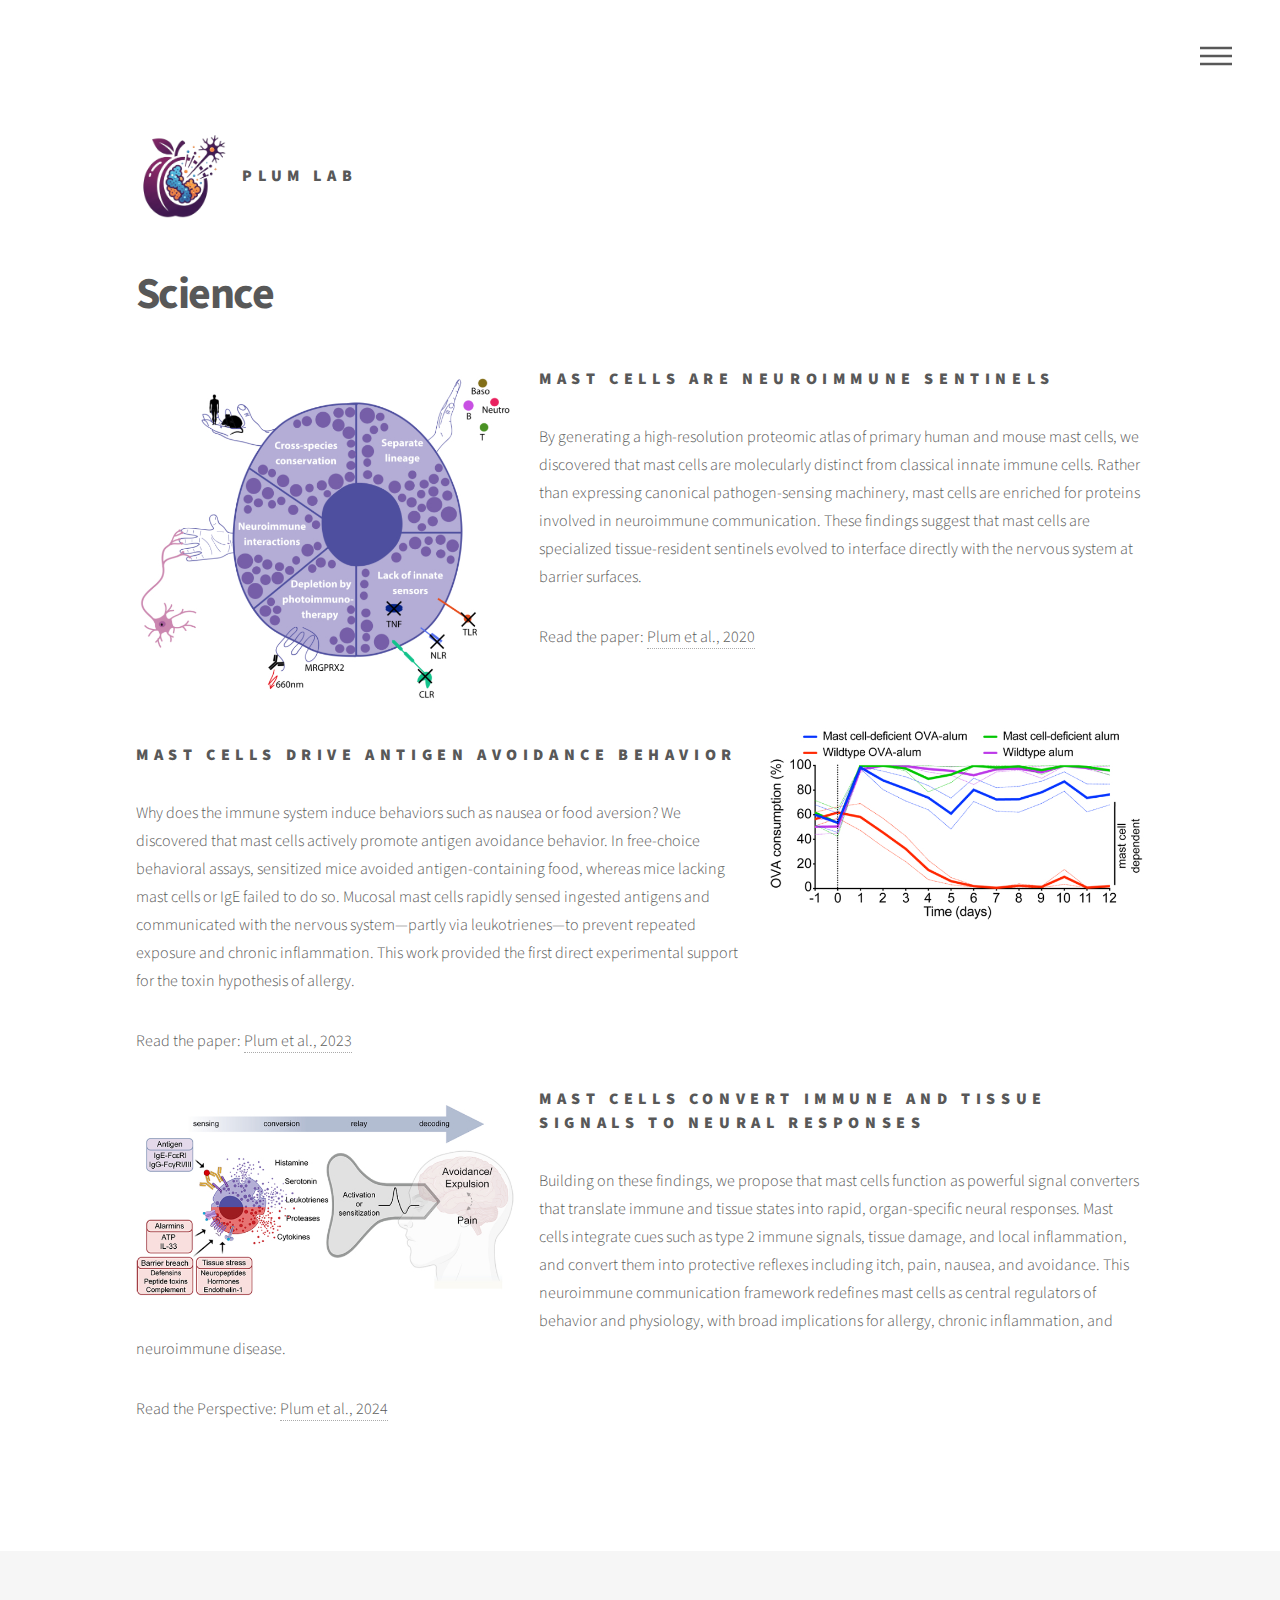
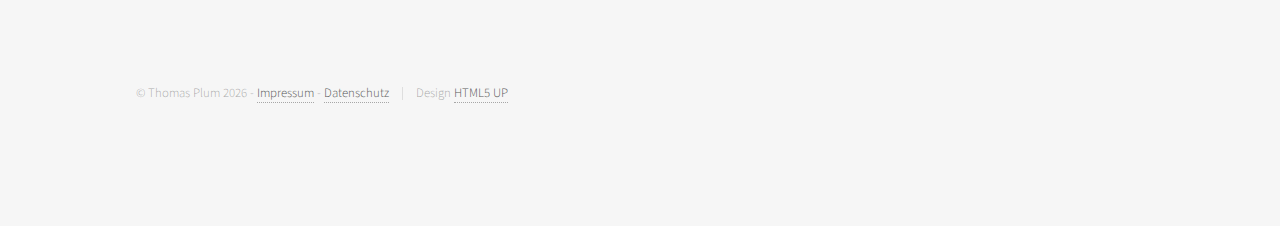
<file: science.html>
<!DOCTYPE HTML>
<!--
	Phantom by HTML5 UP
	html5up.net | @ajlkn
	Free for personal and commercial use under the CCA 3.0 license (html5up.net/license)
-->
<html>
	<head>
		<title>Plum Lab for Peripheral Neuroimmunology - Science</title>
		<meta charset="utf-8" />
		<meta name="viewport" content="width=device-width, initial-scale=1, user-scalable=no" />
		<link rel="stylesheet" href="assets/css/main.css" />
		<noscript><link rel="stylesheet" href="assets/css/noscript.css" /></noscript>
	</head>
	<body class="is-preload">
		<!-- Wrapper -->
			<div id="wrapper">

				<!-- Header -->
					<header id="header">
						<div class="inner">

							<!-- Logo -->
								<a href="index.html" class="logo">
									<span class="symbol"><img src="images/logo.svg" alt="" /></span><span class="title">Plum Lab</span>
								</a>

							<!-- Nav -->
								<nav>
									<ul>
										<li><a href="#menu">Menu</a></li>
									</ul>
								</nav>

						</div>
					</header>

				<!-- Menu -->
					<nav id="menu">
						<h2>Menu</h2>
						<ul>
							<li><a href="index.html">Home</a></li>
							<li><a href="science.html">Science</a></li>
							<li><a href="people.html">People</a></li>
							<li><a href="publications.html">Publications</a></li>
							<li><a href="resources.html">Resources</a></li>

						</ul>
					</nav>

				<!-- Main -->
					<div id="main">
						<div class="inner">
							<h1>Science</h1>
							<p><span class="image left"><img src="images/plum2020.jpg" alt="" /></span>
											<h3>Mast cells are neuroimmune sentinels</h3>
 												By generating a high-resolution proteomic atlas of primary human and mouse mast cells,
 												we discovered that mast cells are molecularly distinct from classical innate immune cells.
												Rather than expressing canonical pathogen-sensing machinery, mast cells are enriched for
 												proteins involved in neuroimmune communication. These findings suggest that mast cells are
 												specialized tissue-resident sentinels evolved to interface directly with the nervous system
 												at barrier surfaces.
										</p><p>
												Read the paper:
												 <a href="https://pubmed.ncbi.nlm.nih.gov/32049054/" target="_blank" rel="noopener">Plum et al., 2020</a>
										</p>
										<br>
										<p><span class="image right"><img src="images/plum2023.jpg" alt="" /></span>
											<h3>Mast cells drive antigen avoidance behavior</h3>
 												Why does the immune system induce behaviors such as nausea or food aversion?
												We discovered that mast cells actively promote antigen avoidance behavior.
												In free-choice behavioral assays, sensitized mice avoided antigen-containing food, whereas mice lacking mast cells or IgE failed to do so. 
												Mucosal mast cells rapidly sensed ingested antigens and communicated with the nervous system—partly via leukotrienes—to prevent repeated exposure and chronic inflammation. 
												This work provided the first direct experimental support for the toxin hypothesis of allergy.
										</p><p>
												Read the paper:
												 <a href="https://pubmed.ncbi.nlm.nih.gov/37438525/" target="_blank" rel="noopener">Plum et al., 2023</a>
										</p>
										<p><span class="image left"><img src="images/plum2024.jpg" alt="" /></span>
											<h3>Mast cells convert immune and tissue signals to neural responses</h3>
 												Building on these findings, we propose that mast cells function as powerful signal converters that translate immune and tissue states into rapid, organ-specific neural responses.
												Mast cells integrate cues such as type 2 immune signals, tissue damage, and local inflammation, and convert them into protective reflexes including itch, pain, nausea, and avoidance. 
												This neuroimmune communication framework redefines mast cells as central regulators of behavior and physiology, with broad implications for allergy, chronic inflammation, and neuroimmune disease.
  												
										</p><p>
												Read the Perspective:
												 <a href="https://pubmed.ncbi.nlm.nih.gov/39662090/" target="_blank" rel="noopener">Plum et al., 2024</a>
										</p>

						</div>
					</div>

				<!-- Footer -->
					<footer id="footer">
						<div class="inner">
							<ul class="copyright">
								<li>&copy; Thomas Plum 2026 - <a href="impressum.html">Impressum</a> - <a href="datenschutz.html">Datenschutz</a></li><li>Design <a href="http://html5up.net">HTML5 UP</a></li>
							</ul>
						</div>
					</footer>

			</div>

		<!-- Scripts -->
			<script src="assets/js/jquery.min.js"></script>
			<script src="assets/js/browser.min.js"></script>
			<script src="assets/js/breakpoints.min.js"></script>
			<script src="assets/js/util.js"></script>
			<script src="assets/js/main.js"></script>

	</body>
</html>
</file>
<file: assets/css/main.css>
/* Source Sans 3 - Localized and Mapped to 'Source Sans Pro' */

/* Light (300) */
@font-face {
  font-family: 'Source Sans Pro'; /* We keep this name so the template doesn't break */
  font-style: normal;
  font-weight: 300;
  src: url('../fonts/source-sans-3-v19-latin-300.woff2') format('woff2');
}

/* Bold (700) */
@font-face {
  font-family: 'Source Sans Pro';
  font-style: normal;
  font-weight: 700;
  src: url('../fonts/source-sans-3-v19-latin-700.woff2') format('woff2');
}

/* Black (900) */
@font-face {
  font-family: 'Source Sans Pro';
  font-style: normal;
  font-weight: 900;
  src: url('../fonts/source-sans-3-v19-latin-900.woff2') format('woff2');
}

/* Font Awesome 7.1.0 - Localized for GDPR */

/* Brands (GitHub, Bluesky, etc.) */
@font-face {
  font-family: 'Font Awesome 7 Brands';
  font-style: normal;
  font-weight: 400;
  font-display: block;
  src: url("../webfonts/fa-brands-400.woff2") format("woff2");
}

/* Solid Icons (Phone, etc.) */
@font-face {
  font-family: 'Font Awesome 7 Free';
  font-style: normal;
  font-weight: 900;
  font-display: block;
  src: url("../webfonts/fa-solid-900.woff2") format("woff2");
}

/* Update the icon classes to use the new v7 Family names */
.icon.brands:before {
    font-family: 'Font Awesome 7 Brands' !important;
}

.icon.solid:before {
    font-family: 'Font Awesome 7 Free' !important;
    font-weight: 900;
}
/*
	Phantom by HTML5 UP
	html5up.net | @ajlkn
	Free for personal and commercial use under the CCA 3.0 license (html5up.net/license)
*/

html, body, div, span, applet, object,
iframe, h1, h2, h3, h4, h5, h6, p, blockquote,
pre, a, abbr, acronym, address, big, cite,
code, del, dfn, em, img, ins, kbd, q, s, samp,
small, strike, strong, sub, sup, tt, var, b,
u, i, center, dl, dt, dd, ol, ul, li, fieldset,
form, label, legend, table, caption, tbody,
tfoot, thead, tr, th, td, article, aside,
canvas, details, embed, figure, figcaption,
footer, header, hgroup, menu, nav, output, ruby,
section, summary, time, mark, audio, video {
	margin: 0;
	padding: 0;
	border: 0;
	font-size: 100%;
	font: inherit;
	vertical-align: baseline;}

article, aside, details, figcaption, figure,
footer, header, hgroup, menu, nav, section {
	display: block;}

body {
	line-height: 1;
}

ol, ul {
	list-style: none;
}

blockquote, q {
	quotes: none;
}

	blockquote:before, blockquote:after, q:before, q:after {
		content: '';
		content: none;
	}

table {
	border-collapse: collapse;
	border-spacing: 0;
}

body {
	-webkit-text-size-adjust: none;
}

mark {
	background-color: transparent;
	color: inherit;
}

input::-moz-focus-inner {
	border: 0;
	padding: 0;
}

input, select, textarea {
	-moz-appearance: none;
	-webkit-appearance: none;
	-ms-appearance: none;
	appearance: none;
}

/* Basic */

	@-ms-viewport {
		width: device-width;
	}

	body {
		-ms-overflow-style: scrollbar;
	}

	@media screen and (max-width: 480px) {

		html, body {
			min-width: 320px;
		}

	}

	html {
		box-sizing: border-box;
	}

	*, *:before, *:after {
		box-sizing: inherit;
	}

	body {
		background: #ffffff;
	}

		body.is-preload *, body.is-preload *:before, body.is-preload *:after {
			-moz-animation: none !important;
			-webkit-animation: none !important;
			-ms-animation: none !important;
			animation: none !important;
			-moz-transition: none !important;
			-webkit-transition: none !important;
			-ms-transition: none !important;
			transition: none !important;
		}

/* Type */

	body, input, select, textarea {
		color: #585858;
		font-family: "Source Sans Pro", Helvetica, sans-serif;
		font-size: 16pt;
		font-weight: 300;
		line-height: 1.75;
	}

		@media screen and (max-width: 1680px) {

			body, input, select, textarea {
				font-size: 14pt;
			}

		}

		@media screen and (max-width: 1280px) {

			body, input, select, textarea {
				font-size: 12pt;
			}

		}

	a {
		-moz-transition: border-bottom-color 0.2s ease, color 0.2s ease;
		-webkit-transition: border-bottom-color 0.2s ease, color 0.2s ease;
		-ms-transition: border-bottom-color 0.2s ease, color 0.2s ease;
		transition: border-bottom-color 0.2s ease, color 0.2s ease;
		text-decoration: none;
		color: #585858;
		border-bottom: dotted 1px rgba(88, 88, 88, 0.5);
	}

		a:hover {
			border-bottom-color: transparent;
			color: #7607b6 !important;
		}

	strong, b {
		font-weight: 900;
	}

	em, i {
		font-style: italic;
	}

	p {
		margin: 0 0 2em 0;
	}

	h1 {
		font-size: 2.75em;
		font-weight: 700;
		line-height: 1.3;
		margin: 0 0 1em 0;
		letter-spacing: -0.035em;
	}

		h1 a {
			color: inherit;
		}

		@media screen and (max-width: 736px) {

			h1 {
				font-size: 2em;
				margin: 0 0 1em 0;
			}

		}

		@media screen and (max-width: 360px) {

			h1 {
				font-size: 1.75em;
			}

		}

	h2, h3, h4, h5, h6 {
		font-weight: 900;
		line-height: 1.5;
		margin: 0 0 2em 0;
		text-transform: uppercase;
		letter-spacing: 0.35em;
	}

		h2 a, h3 a, h4 a, h5 a, h6 a {
			color: inherit;
		}

	h2 {
		font-size: 1.1em;
	}

	h3 {
		font-size: 1em;
	}

	h4 {
		font-size: 0.8em;
	}

	h5 {
		font-size: 0.8em;
	}

	h6 {
		font-size: 0.8em;
	}

	@media screen and (max-width: 980px) {

		h1 br, h2 br, h3 br, h4 br, h5 br, h6 br {
			display: none;
		}

	}

	@media screen and (max-width: 736px) {

		h2 {
			font-size: 1em;
		}

		h3 {
			font-size: 0.8em;
		}

	}

	sub {
		font-size: 0.8em;
		position: relative;
		top: 0.5em;
	}

	sup {
		font-size: 0.8em;
		position: relative;
		top: -0.5em;
	}

	blockquote {
		border-left: solid 4px #c9c9c9;
		font-style: italic;
		margin: 0 0 2em 0;
		padding: 0.5em 0 0.5em 2em;
	}

	code {
		background: rgba(144, 144, 144, 0.075);
		border-radius: 4px;
		border: solid 1px #c9c9c9;
		font-family: "Courier New", monospace;
		font-size: 0.9em;
		margin: 0 0.25em;
		padding: 0.25em 0.65em;
	}

	pre {
		-webkit-overflow-scrolling: touch;
		font-family: "Courier New", monospace;
		font-size: 0.9em;
		margin: 0 0 2em 0;
	}

		pre code {
			display: block;
			line-height: 1.75;
			padding: 1em 1.5em;
			overflow-x: auto;
		}

	hr {
		border: 0;
		border-bottom: solid 1px #c9c9c9;
		margin: 2em 0;
	}

		hr.major {
			margin: 3em 0;
		}

	.align-left {
		text-align: left;
	}

	.align-center {
		text-align: center;
	}

	.align-right {
		text-align: right;
	}

/* Row */

	.row {
		display: flex;
		flex-wrap: wrap;
		box-sizing: border-box;
		align-items: stretch;
	}

		.row > * {
			box-sizing: border-box;
		}

		.row.gtr-uniform > * > :last-child {
			margin-bottom: 0;
		}

		.row.aln-left {
			justify-content: flex-start;
		}

		.row.aln-center {
			justify-content: center;
		}

		.row.aln-right {
			justify-content: flex-end;
		}

		.row.aln-top {
			align-items: flex-start;
		}

		.row.aln-middle {
			align-items: center;
		}

		.row.aln-bottom {
			align-items: flex-end;
		}

		.row > .imp {
			order: -1;
		}

		.row > .col-1 {
			width: 8.33333%;
		}

		.row > .off-1 {
			margin-left: 8.33333%;
		}

		.row > .col-2 {
			width: 16.66667%;
		}

		.row > .off-2 {
			margin-left: 16.66667%;
		}

		.row > .col-3 {
			width: 25%;
		}

		.row > .off-3 {
			margin-left: 25%;
		}

		.row > .col-4 {
			width: 33.33333%;
		}

		.row > .off-4 {
			margin-left: 33.33333%;
		}

		.row > .col-5 {
			width: 41.66667%;
		}

		.row > .off-5 {
			margin-left: 41.66667%;
		}

		.row > .col-6 {
			width: 50%;
		}

		.row > .off-6 {
			margin-left: 50%;
		}

		.row > .col-7 {
			width: 58.33333%;
		}

		.row > .off-7 {
			margin-left: 58.33333%;
		}

		.row > .col-8 {
			width: 66.66667%;
		}

		.row > .off-8 {
			margin-left: 66.66667%;
		}

		.row > .col-9 {
			width: 75%;
		}

		.row > .off-9 {
			margin-left: 75%;
		}

		.row > .col-10 {
			width: 83.33333%;
		}

		.row > .off-10 {
			margin-left: 83.33333%;
		}

		.row > .col-11 {
			width: 91.66667%;
		}

		.row > .off-11 {
			margin-left: 91.66667%;
		}

		.row > .col-12 {
			width: 100%;
		}

		.row > .off-12 {
			margin-left: 100%;
		}

		.row.gtr-0 {
			margin-top: 0;
			margin-left: 0em;
		}

			.row.gtr-0 > * {
				padding: 0 0 0 0em;
			}

			.row.gtr-0.gtr-uniform {
				margin-top: 0em;
			}

				.row.gtr-0.gtr-uniform > * {
					padding-top: 0em;
				}

		.row.gtr-25 {
			margin-top: 0;
			margin-left: -0.5em;
		}

			.row.gtr-25 > * {
				padding: 0 0 0 0.5em;
			}

			.row.gtr-25.gtr-uniform {
				margin-top: -0.5em;
			}

				.row.gtr-25.gtr-uniform > * {
					padding-top: 0.5em;
				}

		.row.gtr-50 {
			margin-top: 0;
			margin-left: -1em;
		}

			.row.gtr-50 > * {
				padding: 0 0 0 1em;
			}

			.row.gtr-50.gtr-uniform {
				margin-top: -1em;
			}

				.row.gtr-50.gtr-uniform > * {
					padding-top: 1em;
				}

		.row {
			margin-top: 0;
			margin-left: -2em;
		}

			.row > * {
				padding: 0 0 0 2em;
			}

			.row.gtr-uniform {
				margin-top: -2em;
			}

				.row.gtr-uniform > * {
					padding-top: 2em;
				}

		.row.gtr-150 {
			margin-top: 0;
			margin-left: -3em;
		}

			.row.gtr-150 > * {
				padding: 0 0 0 3em;
			}

			.row.gtr-150.gtr-uniform {
				margin-top: -3em;
			}

				.row.gtr-150.gtr-uniform > * {
					padding-top: 3em;
				}

		.row.gtr-200 {
			margin-top: 0;
			margin-left: -4em;
		}

			.row.gtr-200 > * {
				padding: 0 0 0 4em;
			}

			.row.gtr-200.gtr-uniform {
				margin-top: -4em;
			}

				.row.gtr-200.gtr-uniform > * {
					padding-top: 4em;
				}

		@media screen and (max-width: 1680px) {

			.row {
				display: flex;
				flex-wrap: wrap;
				box-sizing: border-box;
				align-items: stretch;
			}

				.row > * {
					box-sizing: border-box;
				}

				.row.gtr-uniform > * > :last-child {
					margin-bottom: 0;
				}

				.row.aln-left {
					justify-content: flex-start;
				}

				.row.aln-center {
					justify-content: center;
				}

				.row.aln-right {
					justify-content: flex-end;
				}

				.row.aln-top {
					align-items: flex-start;
				}

				.row.aln-middle {
					align-items: center;
				}

				.row.aln-bottom {
					align-items: flex-end;
				}

				.row > .imp-xlarge {
					order: -1;
				}

				.row > .col-1-xlarge {
					width: 8.33333%;
				}

				.row > .off-1-xlarge {
					margin-left: 8.33333%;
				}

				.row > .col-2-xlarge {
					width: 16.66667%;
				}

				.row > .off-2-xlarge {
					margin-left: 16.66667%;
				}

				.row > .col-3-xlarge {
					width: 25%;
				}

				.row > .off-3-xlarge {
					margin-left: 25%;
				}

				.row > .col-4-xlarge {
					width: 33.33333%;
				}

				.row > .off-4-xlarge {
					margin-left: 33.33333%;
				}

				.row > .col-5-xlarge {
					width: 41.66667%;
				}

				.row > .off-5-xlarge {
					margin-left: 41.66667%;
				}

				.row > .col-6-xlarge {
					width: 50%;
				}

				.row > .off-6-xlarge {
					margin-left: 50%;
				}

				.row > .col-7-xlarge {
					width: 58.33333%;
				}

				.row > .off-7-xlarge {
					margin-left: 58.33333%;
				}

				.row > .col-8-xlarge {
					width: 66.66667%;
				}

				.row > .off-8-xlarge {
					margin-left: 66.66667%;
				}

				.row > .col-9-xlarge {
					width: 75%;
				}

				.row > .off-9-xlarge {
					margin-left: 75%;
				}

				.row > .col-10-xlarge {
					width: 83.33333%;
				}

				.row > .off-10-xlarge {
					margin-left: 83.33333%;
				}

				.row > .col-11-xlarge {
					width: 91.66667%;
				}

				.row > .off-11-xlarge {
					margin-left: 91.66667%;
				}

				.row > .col-12-xlarge {
					width: 100%;
				}

				.row > .off-12-xlarge {
					margin-left: 100%;
				}

				.row.gtr-0 {
					margin-top: 0;
					margin-left: 0em;
				}

					.row.gtr-0 > * {
						padding: 0 0 0 0em;
					}

					.row.gtr-0.gtr-uniform {
						margin-top: 0em;
					}

						.row.gtr-0.gtr-uniform > * {
							padding-top: 0em;
						}

				.row.gtr-25 {
					margin-top: 0;
					margin-left: -0.5em;
				}

					.row.gtr-25 > * {
						padding: 0 0 0 0.5em;
					}

					.row.gtr-25.gtr-uniform {
						margin-top: -0.5em;
					}

						.row.gtr-25.gtr-uniform > * {
							padding-top: 0.5em;
						}

				.row.gtr-50 {
					margin-top: 0;
					margin-left: -1em;
				}

					.row.gtr-50 > * {
						padding: 0 0 0 1em;
					}

					.row.gtr-50.gtr-uniform {
						margin-top: -1em;
					}

						.row.gtr-50.gtr-uniform > * {
							padding-top: 1em;
						}

				.row {
					margin-top: 0;
					margin-left: -2em;
				}

					.row > * {
						padding: 0 0 0 2em;
					}

					.row.gtr-uniform {
						margin-top: -2em;
					}

						.row.gtr-uniform > * {
							padding-top: 2em;
						}

				.row.gtr-150 {
					margin-top: 0;
					margin-left: -3em;
				}

					.row.gtr-150 > * {
						padding: 0 0 0 3em;
					}

					.row.gtr-150.gtr-uniform {
						margin-top: -3em;
					}

						.row.gtr-150.gtr-uniform > * {
							padding-top: 3em;
						}

				.row.gtr-200 {
					margin-top: 0;
					margin-left: -4em;
				}

					.row.gtr-200 > * {
						padding: 0 0 0 4em;
					}

					.row.gtr-200.gtr-uniform {
						margin-top: -4em;
					}

						.row.gtr-200.gtr-uniform > * {
							padding-top: 4em;
						}

		}

		@media screen and (max-width: 1280px) {

			.row {
				display: flex;
				flex-wrap: wrap;
				box-sizing: border-box;
				align-items: stretch;
			}

				.row > * {
					box-sizing: border-box;
				}

				.row.gtr-uniform > * > :last-child {
					margin-bottom: 0;
				}

				.row.aln-left {
					justify-content: flex-start;
				}

				.row.aln-center {
					justify-content: center;
				}

				.row.aln-right {
					justify-content: flex-end;
				}

				.row.aln-top {
					align-items: flex-start;
				}

				.row.aln-middle {
					align-items: center;
				}

				.row.aln-bottom {
					align-items: flex-end;
				}

				.row > .imp-large {
					order: -1;
				}

				.row > .col-1-large {
					width: 8.33333%;
				}

				.row > .off-1-large {
					margin-left: 8.33333%;
				}

				.row > .col-2-large {
					width: 16.66667%;
				}

				.row > .off-2-large {
					margin-left: 16.66667%;
				}

				.row > .col-3-large {
					width: 25%;
				}

				.row > .off-3-large {
					margin-left: 25%;
				}

				.row > .col-4-large {
					width: 33.33333%;
				}

				.row > .off-4-large {
					margin-left: 33.33333%;
				}

				.row > .col-5-large {
					width: 41.66667%;
				}

				.row > .off-5-large {
					margin-left: 41.66667%;
				}

				.row > .col-6-large {
					width: 50%;
				}

				.row > .off-6-large {
					margin-left: 50%;
				}

				.row > .col-7-large {
					width: 58.33333%;
				}

				.row > .off-7-large {
					margin-left: 58.33333%;
				}

				.row > .col-8-large {
					width: 66.66667%;
				}

				.row > .off-8-large {
					margin-left: 66.66667%;
				}

				.row > .col-9-large {
					width: 75%;
				}

				.row > .off-9-large {
					margin-left: 75%;
				}

				.row > .col-10-large {
					width: 83.33333%;
				}

				.row > .off-10-large {
					margin-left: 83.33333%;
				}

				.row > .col-11-large {
					width: 91.66667%;
				}

				.row > .off-11-large {
					margin-left: 91.66667%;
				}

				.row > .col-12-large {
					width: 100%;
				}

				.row > .off-12-large {
					margin-left: 100%;
				}

				.row.gtr-0 {
					margin-top: 0;
					margin-left: 0em;
				}

					.row.gtr-0 > * {
						padding: 0 0 0 0em;
					}

					.row.gtr-0.gtr-uniform {
						margin-top: 0em;
					}

						.row.gtr-0.gtr-uniform > * {
							padding-top: 0em;
						}

				.row.gtr-25 {
					margin-top: 0;
					margin-left: -0.5em;
				}

					.row.gtr-25 > * {
						padding: 0 0 0 0.5em;
					}

					.row.gtr-25.gtr-uniform {
						margin-top: -0.5em;
					}

						.row.gtr-25.gtr-uniform > * {
							padding-top: 0.5em;
						}

				.row.gtr-50 {
					margin-top: 0;
					margin-left: -1em;
				}

					.row.gtr-50 > * {
						padding: 0 0 0 1em;
					}

					.row.gtr-50.gtr-uniform {
						margin-top: -1em;
					}

						.row.gtr-50.gtr-uniform > * {
							padding-top: 1em;
						}

				.row {
					margin-top: 0;
					margin-left: -2em;
				}

					.row > * {
						padding: 0 0 0 2em;
					}

					.row.gtr-uniform {
						margin-top: -2em;
					}

						.row.gtr-uniform > * {
							padding-top: 2em;
						}

				.row.gtr-150 {
					margin-top: 0;
					margin-left: -3em;
				}

					.row.gtr-150 > * {
						padding: 0 0 0 3em;
					}

					.row.gtr-150.gtr-uniform {
						margin-top: -3em;
					}

						.row.gtr-150.gtr-uniform > * {
							padding-top: 3em;
						}

				.row.gtr-200 {
					margin-top: 0;
					margin-left: -4em;
				}

					.row.gtr-200 > * {
						padding: 0 0 0 4em;
					}

					.row.gtr-200.gtr-uniform {
						margin-top: -4em;
					}

						.row.gtr-200.gtr-uniform > * {
							padding-top: 4em;
						}

		}

		@media screen and (max-width: 980px) {

			.row {
				display: flex;
				flex-wrap: wrap;
				box-sizing: border-box;
				align-items: stretch;
			}

				.row > * {
					box-sizing: border-box;
				}

				.row.gtr-uniform > * > :last-child {
					margin-bottom: 0;
				}

				.row.aln-left {
					justify-content: flex-start;
				}

				.row.aln-center {
					justify-content: center;
				}

				.row.aln-right {
					justify-content: flex-end;
				}

				.row.aln-top {
					align-items: flex-start;
				}

				.row.aln-middle {
					align-items: center;
				}

				.row.aln-bottom {
					align-items: flex-end;
				}

				.row > .imp-medium {
					order: -1;
				}

				.row > .col-1-medium {
					width: 8.33333%;
				}

				.row > .off-1-medium {
					margin-left: 8.33333%;
				}

				.row > .col-2-medium {
					width: 16.66667%;
				}

				.row > .off-2-medium {
					margin-left: 16.66667%;
				}

				.row > .col-3-medium {
					width: 25%;
				}

				.row > .off-3-medium {
					margin-left: 25%;
				}

				.row > .col-4-medium {
					width: 33.33333%;
				}

				.row > .off-4-medium {
					margin-left: 33.33333%;
				}

				.row > .col-5-medium {
					width: 41.66667%;
				}

				.row > .off-5-medium {
					margin-left: 41.66667%;
				}

				.row > .col-6-medium {
					width: 50%;
				}

				.row > .off-6-medium {
					margin-left: 50%;
				}

				.row > .col-7-medium {
					width: 58.33333%;
				}

				.row > .off-7-medium {
					margin-left: 58.33333%;
				}

				.row > .col-8-medium {
					width: 66.66667%;
				}

				.row > .off-8-medium {
					margin-left: 66.66667%;
				}

				.row > .col-9-medium {
					width: 75%;
				}

				.row > .off-9-medium {
					margin-left: 75%;
				}

				.row > .col-10-medium {
					width: 83.33333%;
				}

				.row > .off-10-medium {
					margin-left: 83.33333%;
				}

				.row > .col-11-medium {
					width: 91.66667%;
				}

				.row > .off-11-medium {
					margin-left: 91.66667%;
				}

				.row > .col-12-medium {
					width: 100%;
				}

				.row > .off-12-medium {
					margin-left: 100%;
				}

				.row.gtr-0 {
					margin-top: 0;
					margin-left: 0em;
				}

					.row.gtr-0 > * {
						padding: 0 0 0 0em;
					}

					.row.gtr-0.gtr-uniform {
						margin-top: 0em;
					}

						.row.gtr-0.gtr-uniform > * {
							padding-top: 0em;
						}

				.row.gtr-25 {
					margin-top: 0;
					margin-left: -0.375em;
				}

					.row.gtr-25 > * {
						padding: 0 0 0 0.375em;
					}

					.row.gtr-25.gtr-uniform {
						margin-top: -0.375em;
					}

						.row.gtr-25.gtr-uniform > * {
							padding-top: 0.375em;
						}

				.row.gtr-50 {
					margin-top: 0;
					margin-left: -0.75em;
				}

					.row.gtr-50 > * {
						padding: 0 0 0 0.75em;
					}

					.row.gtr-50.gtr-uniform {
						margin-top: -0.75em;
					}

						.row.gtr-50.gtr-uniform > * {
							padding-top: 0.75em;
						}

				.row {
					margin-top: 0;
					margin-left: -1.5em;
				}

					.row > * {
						padding: 0 0 0 1.5em;
					}

					.row.gtr-uniform {
						margin-top: -1.5em;
					}

						.row.gtr-uniform > * {
							padding-top: 1.5em;
						}

				.row.gtr-150 {
					margin-top: 0;
					margin-left: -2.25em;
				}

					.row.gtr-150 > * {
						padding: 0 0 0 2.25em;
					}

					.row.gtr-150.gtr-uniform {
						margin-top: -2.25em;
					}

						.row.gtr-150.gtr-uniform > * {
							padding-top: 2.25em;
						}

				.row.gtr-200 {
					margin-top: 0;
					margin-left: -3em;
				}

					.row.gtr-200 > * {
						padding: 0 0 0 3em;
					}

					.row.gtr-200.gtr-uniform {
						margin-top: -3em;
					}

						.row.gtr-200.gtr-uniform > * {
							padding-top: 3em;
						}

		}

		@media screen and (max-width: 736px) {

			.row {
				display: flex;
				flex-wrap: wrap;
				box-sizing: border-box;
				align-items: stretch;
			}

				.row > * {
					box-sizing: border-box;
				}

				.row.gtr-uniform > * > :last-child {
					margin-bottom: 0;
				}

				.row.aln-left {
					justify-content: flex-start;
				}

				.row.aln-center {
					justify-content: center;
				}

				.row.aln-right {
					justify-content: flex-end;
				}

				.row.aln-top {
					align-items: flex-start;
				}

				.row.aln-middle {
					align-items: center;
				}

				.row.aln-bottom {
					align-items: flex-end;
				}

				.row > .imp-small {
					order: -1;
				}

				.row > .col-1-small {
					width: 8.33333%;
				}

				.row > .off-1-small {
					margin-left: 8.33333%;
				}

				.row > .col-2-small {
					width: 16.66667%;
				}

				.row > .off-2-small {
					margin-left: 16.66667%;
				}

				.row > .col-3-small {
					width: 25%;
				}

				.row > .off-3-small {
					margin-left: 25%;
				}

				.row > .col-4-small {
					width: 33.33333%;
				}

				.row > .off-4-small {
					margin-left: 33.33333%;
				}

				.row > .col-5-small {
					width: 41.66667%;
				}

				.row > .off-5-small {
					margin-left: 41.66667%;
				}

				.row > .col-6-small {
					width: 50%;
				}

				.row > .off-6-small {
					margin-left: 50%;
				}

				.row > .col-7-small {
					width: 58.33333%;
				}

				.row > .off-7-small {
					margin-left: 58.33333%;
				}

				.row > .col-8-small {
					width: 66.66667%;
				}

				.row > .off-8-small {
					margin-left: 66.66667%;
				}

				.row > .col-9-small {
					width: 75%;
				}

				.row > .off-9-small {
					margin-left: 75%;
				}

				.row > .col-10-small {
					width: 83.33333%;
				}

				.row > .off-10-small {
					margin-left: 83.33333%;
				}

				.row > .col-11-small {
					width: 91.66667%;
				}

				.row > .off-11-small {
					margin-left: 91.66667%;
				}

				.row > .col-12-small {
					width: 100%;
				}

				.row > .off-12-small {
					margin-left: 100%;
				}

				.row.gtr-0 {
					margin-top: 0;
					margin-left: 0em;
				}

					.row.gtr-0 > * {
						padding: 0 0 0 0em;
					}

					.row.gtr-0.gtr-uniform {
						margin-top: 0em;
					}

						.row.gtr-0.gtr-uniform > * {
							padding-top: 0em;
						}

				.row.gtr-25 {
					margin-top: 0;
					margin-left: -0.25em;
				}

					.row.gtr-25 > * {
						padding: 0 0 0 0.25em;
					}

					.row.gtr-25.gtr-uniform {
						margin-top: -0.25em;
					}

						.row.gtr-25.gtr-uniform > * {
							padding-top: 0.25em;
						}

				.row.gtr-50 {
					margin-top: 0;
					margin-left: -0.5em;
				}

					.row.gtr-50 > * {
						padding: 0 0 0 0.5em;
					}

					.row.gtr-50.gtr-uniform {
						margin-top: -0.5em;
					}

						.row.gtr-50.gtr-uniform > * {
							padding-top: 0.5em;
						}

				.row {
					margin-top: 0;
					margin-left: -1em;
				}

					.row > * {
						padding: 0 0 0 1em;
					}

					.row.gtr-uniform {
						margin-top: -1em;
					}

						.row.gtr-uniform > * {
							padding-top: 1em;
						}

				.row.gtr-150 {
					margin-top: 0;
					margin-left: -1.5em;
				}

					.row.gtr-150 > * {
						padding: 0 0 0 1.5em;
					}

					.row.gtr-150.gtr-uniform {
						margin-top: -1.5em;
					}

						.row.gtr-150.gtr-uniform > * {
							padding-top: 1.5em;
						}

				.row.gtr-200 {
					margin-top: 0;
					margin-left: -2em;
				}

					.row.gtr-200 > * {
						padding: 0 0 0 2em;
					}

					.row.gtr-200.gtr-uniform {
						margin-top: -2em;
					}

						.row.gtr-200.gtr-uniform > * {
							padding-top: 2em;
						}

		}

		@media screen and (max-width: 480px) {

			.row {
				display: flex;
				flex-wrap: wrap;
				box-sizing: border-box;
				align-items: stretch;
			}

				.row > * {
					box-sizing: border-box;
				}

				.row.gtr-uniform > * > :last-child {
					margin-bottom: 0;
				}

				.row.aln-left {
					justify-content: flex-start;
				}

				.row.aln-center {
					justify-content: center;
				}

				.row.aln-right {
					justify-content: flex-end;
				}

				.row.aln-top {
					align-items: flex-start;
				}

				.row.aln-middle {
					align-items: center;
				}

				.row.aln-bottom {
					align-items: flex-end;
				}

				.row > .imp-xsmall {
					order: -1;
				}

				.row > .col-1-xsmall {
					width: 8.33333%;
				}

				.row > .off-1-xsmall {
					margin-left: 8.33333%;
				}

				.row > .col-2-xsmall {
					width: 16.66667%;
				}

				.row > .off-2-xsmall {
					margin-left: 16.66667%;
				}

				.row > .col-3-xsmall {
					width: 25%;
				}

				.row > .off-3-xsmall {
					margin-left: 25%;
				}

				.row > .col-4-xsmall {
					width: 33.33333%;
				}

				.row > .off-4-xsmall {
					margin-left: 33.33333%;
				}

				.row > .col-5-xsmall {
					width: 41.66667%;
				}

				.row > .off-5-xsmall {
					margin-left: 41.66667%;
				}

				.row > .col-6-xsmall {
					width: 50%;
				}

				.row > .off-6-xsmall {
					margin-left: 50%;
				}

				.row > .col-7-xsmall {
					width: 58.33333%;
				}

				.row > .off-7-xsmall {
					margin-left: 58.33333%;
				}

				.row > .col-8-xsmall {
					width: 66.66667%;
				}

				.row > .off-8-xsmall {
					margin-left: 66.66667%;
				}

				.row > .col-9-xsmall {
					width: 75%;
				}

				.row > .off-9-xsmall {
					margin-left: 75%;
				}

				.row > .col-10-xsmall {
					width: 83.33333%;
				}

				.row > .off-10-xsmall {
					margin-left: 83.33333%;
				}

				.row > .col-11-xsmall {
					width: 91.66667%;
				}

				.row > .off-11-xsmall {
					margin-left: 91.66667%;
				}

				.row > .col-12-xsmall {
					width: 100%;
				}

				.row > .off-12-xsmall {
					margin-left: 100%;
				}

				.row.gtr-0 {
					margin-top: 0;
					margin-left: 0em;
				}

					.row.gtr-0 > * {
						padding: 0 0 0 0em;
					}

					.row.gtr-0.gtr-uniform {
						margin-top: 0em;
					}

						.row.gtr-0.gtr-uniform > * {
							padding-top: 0em;
						}

				.row.gtr-25 {
					margin-top: 0;
					margin-left: -0.25em;
				}

					.row.gtr-25 > * {
						padding: 0 0 0 0.25em;
					}

					.row.gtr-25.gtr-uniform {
						margin-top: -0.25em;
					}

						.row.gtr-25.gtr-uniform > * {
							padding-top: 0.25em;
						}

				.row.gtr-50 {
					margin-top: 0;
					margin-left: -0.5em;
				}

					.row.gtr-50 > * {
						padding: 0 0 0 0.5em;
					}

					.row.gtr-50.gtr-uniform {
						margin-top: -0.5em;
					}

						.row.gtr-50.gtr-uniform > * {
							padding-top: 0.5em;
						}

				.row {
					margin-top: 0;
					margin-left: -1em;
				}

					.row > * {
						padding: 0 0 0 1em;
					}

					.row.gtr-uniform {
						margin-top: -1em;
					}

						.row.gtr-uniform > * {
							padding-top: 1em;
						}

				.row.gtr-150 {
					margin-top: 0;
					margin-left: -1.5em;
				}

					.row.gtr-150 > * {
						padding: 0 0 0 1.5em;
					}

					.row.gtr-150.gtr-uniform {
						margin-top: -1.5em;
					}

						.row.gtr-150.gtr-uniform > * {
							padding-top: 1.5em;
						}

				.row.gtr-200 {
					margin-top: 0;
					margin-left: -2em;
				}

					.row.gtr-200 > * {
						padding: 0 0 0 2em;
					}

					.row.gtr-200.gtr-uniform {
						margin-top: -2em;
					}

						.row.gtr-200.gtr-uniform > * {
							padding-top: 2em;
						}

		}

/* Section/Article */

	section.special, article.special {
		text-align: center;
	}

	header p {
		margin-top: -1em;
	}

	@media screen and (max-width: 736px) {

		header p {
			margin-top: 0;
		}

	}

/* Icon */
.icon {
    text-decoration: none;
    border-bottom: none;
    position: relative;
}

.icon:before {
    -moz-osx-font-smoothing: grayscale;
    -webkit-font-smoothing: antialiased;
    display: inline-block;
    font-style: normal;
    font-variant: normal;
    text-rendering: auto;
    line-height: 1;
    text-transform: none !important;
    font-family: 'Font Awesome 7 Free'; /* Updated to v7 */
    font-weight: 400;
}

/* Fix for Brands */
.icon.brands:before {
    font-family: 'Font Awesome 7 Brands' !important;
}

/* Fix for Solid */
.icon.solid:before {
    font-family: 'Font Awesome 7 Free' !important;
    font-weight: 900;
}

        .icon.solid:before {
            font-weight: 900;
        }

		.icon > .label {
			display: none;
		}

		.icon:before {
			line-height: inherit;
		}

		.icon.solid:before {
			font-weight: 900;
		}

		.icon.brands:before {
			font-family: 'Font Awesome 5 Brands';
		}

		.icon.style2 {
			-moz-transition: background-color 0.2s ease-in-out, color 0.2s ease-in-out, border-color 0.2s ease-in-out;
			-webkit-transition: background-color 0.2s ease-in-out, color 0.2s ease-in-out, border-color 0.2s ease-in-out;
			-ms-transition: background-color 0.2s ease-in-out, color 0.2s ease-in-out, border-color 0.2s ease-in-out;
			transition: background-color 0.2s ease-in-out, color 0.2s ease-in-out, border-color 0.2s ease-in-out;
			background-color: transparent;
			border: solid 1px #c9c9c9;
			border-radius: 4px;
			width: 2.65em;
			height: 2.65em;
			display: inline-block;
			text-align: center;
			line-height: 2.65em;
			color: inherit;
		}

			.icon.style2:before {
				font-size: 1.1em;
			}

			.icon.style2:hover {
				color: #7607b6;
				border-color: #7607b6;
			}

			.icon.style2:active {
				background-color: rgba(242, 132, 158, 0.1);
			}

/* List */

	ol {
		list-style: decimal;
		margin: 0 0 2em 0;
		padding-left: 1.25em;
	}

		ol li {
			padding-left: 0.25em;
		}

	ul {
		list-style: disc;
		margin: 0 0 2em 0;
		padding-left: 1em;
	}

		ul li {
			padding-left: 0.5em;
		}

		ul.alt {
			list-style: none;
			padding-left: 0;
		}

			ul.alt li {
				border-top: solid 1px #c9c9c9;
				padding: 0.5em 0;
			}

				ul.alt li:first-child {
					border-top: 0;
					padding-top: 0;
				}

	dl {
		margin: 0 0 2em 0;
	}

		dl dt {
			display: block;
			font-weight: 900;
			margin: 0 0 1em 0;
		}

		dl dd {
			margin-left: 2em;
		}

/* Actions */

	ul.actions {
		display: -moz-flex;
		display: -webkit-flex;
		display: -ms-flex;
		display: flex;
		cursor: default;
		list-style: none;
		margin-left: -1em;
		padding-left: 0;
	}

		ul.actions li {
			padding: 0 0 0 1em;
			vertical-align: middle;
		}

		ul.actions.special {
			-moz-justify-content: center;
			-webkit-justify-content: center;
			-ms-justify-content: center;
			justify-content: center;
			width: 100%;
			margin-left: 0;
		}

			ul.actions.special li:first-child {
				padding-left: 0;
			}

		ul.actions.stacked {
			-moz-flex-direction: column;
			-webkit-flex-direction: column;
			-ms-flex-direction: column;
			flex-direction: column;
			margin-left: 0;
		}

			ul.actions.stacked li {
				padding: 1.3em 0 0 0;
			}

				ul.actions.stacked li:first-child {
					padding-top: 0;
				}

		ul.actions.fit {
			width: calc(100% + 1em);
		}

			ul.actions.fit li {
				-moz-flex-grow: 1;
				-webkit-flex-grow: 1;
				-ms-flex-grow: 1;
				flex-grow: 1;
				-moz-flex-shrink: 1;
				-webkit-flex-shrink: 1;
				-ms-flex-shrink: 1;
				flex-shrink: 1;
				width: 100%;
			}

				ul.actions.fit li > * {
					width: 100%;
				}

			ul.actions.fit.stacked {
				width: 100%;
			}

		@media screen and (max-width: 480px) {

			ul.actions:not(.fixed) {
				-moz-flex-direction: column;
				-webkit-flex-direction: column;
				-ms-flex-direction: column;
				flex-direction: column;
				margin-left: 0;
				width: 100% !important;
			}

				ul.actions:not(.fixed) li {
					-moz-flex-grow: 1;
					-webkit-flex-grow: 1;
					-ms-flex-grow: 1;
					flex-grow: 1;
					-moz-flex-shrink: 1;
					-webkit-flex-shrink: 1;
					-ms-flex-shrink: 1;
					flex-shrink: 1;
					padding: 1em 0 0 0;
					text-align: center;
					width: 100%;
				}

					ul.actions:not(.fixed) li > * {
						width: 100%;
					}

					ul.actions:not(.fixed) li:first-child {
						padding-top: 0;
					}

					ul.actions:not(.fixed) li input[type="submit"],
					ul.actions:not(.fixed) li input[type="reset"],
					ul.actions:not(.fixed) li input[type="button"],
					ul.actions:not(.fixed) li button,
					ul.actions:not(.fixed) li .button {
						width: 100%;
					}

						ul.actions:not(.fixed) li input[type="submit"].icon:before,
						ul.actions:not(.fixed) li input[type="reset"].icon:before,
						ul.actions:not(.fixed) li input[type="button"].icon:before,
						ul.actions:not(.fixed) li button.icon:before,
						ul.actions:not(.fixed) li .button.icon:before {
							margin-left: -0.5rem;
						}

		}

/* Icons */

	ul.icons {
		cursor: default;
		list-style: none;
		padding-left: 0;
		margin: -1em 0 2em -1em;
	}

		ul.icons li {
			display: inline-block;
			padding: 1em 0 0 1em;
		}

/* Form */

	form {
		margin: 0 0 2em 0;
		overflow-x: hidden;
	}

		form > :last-child {
			margin-bottom: 0;
		}

		form > .fields {
			display: -moz-flex;
			display: -webkit-flex;
			display: -ms-flex;
			display: flex;
			-moz-flex-wrap: wrap;
			-webkit-flex-wrap: wrap;
			-ms-flex-wrap: wrap;
			flex-wrap: wrap;
			width: calc(100% + 3em);
			margin: -1.5em 0 2em -1.5em;
		}

			form > .fields > .field {
				-moz-flex-grow: 0;
				-webkit-flex-grow: 0;
				-ms-flex-grow: 0;
				flex-grow: 0;
				-moz-flex-shrink: 0;
				-webkit-flex-shrink: 0;
				-ms-flex-shrink: 0;
				flex-shrink: 0;
				padding: 1.5em 0 0 1.5em;
				width: calc(100% - 1.5em);
			}

				form > .fields > .field.half {
					width: calc(50% - 0.75em);
				}

				form > .fields > .field.third {
					width: calc(100%/3 - 0.5em);
				}

				form > .fields > .field.quarter {
					width: calc(25% - 0.375em);
				}

		@media screen and (max-width: 480px) {

			form > .fields {
				width: calc(100% + 3em);
				margin: -1.5em 0 2em -1.5em;
			}

				form > .fields > .field {
					padding: 1.5em 0 0 1.5em;
					width: calc(100% - 1.5em);
				}

					form > .fields > .field.half {
						width: calc(100% - 1.5em);
					}

					form > .fields > .field.third {
						width: calc(100% - 1.5em);
					}

					form > .fields > .field.quarter {
						width: calc(100% - 1.5em);
					}

		}

	label {
		display: block;
		font-size: 0.9em;
		font-weight: 900;
		margin: 0 0 1em 0;
	}

	input[type="text"],
	input[type="password"],
	input[type="email"],
	input[type="tel"],
	select,
	textarea {
		-moz-appearance: none;
		-webkit-appearance: none;
		-ms-appearance: none;
		appearance: none;
		background-color: transparent;
		border: none;
		border-radius: 0;
		border-bottom: solid 1px #c9c9c9;
		color: inherit;
		display: block;
		outline: 0;
		padding: 0;
		text-decoration: none;
		width: 100%;
	}

		input[type="text"]:invalid,
		input[type="password"]:invalid,
		input[type="email"]:invalid,
		input[type="tel"]:invalid,
		select:invalid,
		textarea:invalid {
			box-shadow: none;
		}

		input[type="text"]:focus,
		input[type="password"]:focus,
		input[type="email"]:focus,
		input[type="tel"]:focus,
		select:focus,
		textarea:focus {
			border-bottom-color: #7607b6;
			box-shadow: inset 0 -1px 0 0 #7607b6;
		}

	select {
		background-image: url("data:image/svg+xml;charset=utf8,%3Csvg xmlns='http://www.w3.org/2000/svg' width='40' height='40' preserveAspectRatio='none' viewBox='0 0 40 40'%3E%3Cpath d='M9.4,12.3l10.4,10.4l10.4-10.4c0.2-0.2,0.5-0.4,0.9-0.4c0.3,0,0.6,0.1,0.9,0.4l3.3,3.3c0.2,0.2,0.4,0.5,0.4,0.9 c0,0.4-0.1,0.6-0.4,0.9L20.7,31.9c-0.2,0.2-0.5,0.4-0.9,0.4c-0.3,0-0.6-0.1-0.9-0.4L4.3,17.3c-0.2-0.2-0.4-0.5-0.4-0.9 c0-0.4,0.1-0.6,0.4-0.9l3.3-3.3c0.2-0.2,0.5-0.4,0.9-0.4S9.1,12.1,9.4,12.3z' fill='%23c9c9c9' /%3E%3C/svg%3E");
		background-size: 1.25rem;
		background-repeat: no-repeat;
		background-position: calc(100% - 1rem) center;
		height: 3em;
		padding-right: 3em;
		text-overflow: ellipsis;
	}

		select option {
			background: #ffffff;
		}

		select:focus::-ms-value {
			background-color: transparent;
		}

		select::-ms-expand {
			display: none;
		}

	input[type="text"],
	input[type="password"],
	input[type="email"],
	select {
		height: 3em;
	}

	textarea {
		padding: 0;
		min-height: 3.75em;
	}

	input[type="checkbox"],
	input[type="radio"] {
		-moz-appearance: none;
		-webkit-appearance: none;
		-ms-appearance: none;
		appearance: none;
		display: block;
		float: left;
		margin-right: -2em;
		opacity: 0;
		width: 1em;
		z-index: -1;
	}

		input[type="checkbox"] + label,
		input[type="radio"] + label {
			text-decoration: none;
			color: #585858;
			cursor: pointer;
			display: inline-block;
			font-size: 1em;
			font-weight: 300;
			padding-left: 2.55em;
			padding-right: 0.75em;
			position: relative;
		}

			input[type="checkbox"] + label:before,
			input[type="radio"] + label:before {
				-moz-osx-font-smoothing: grayscale;
				-webkit-font-smoothing: antialiased;
				display: inline-block;
				font-style: normal;
				font-variant: normal;
				text-rendering: auto;
				line-height: 1;
				text-transform: none !important;
				font-family: 'Font Awesome 5 Free';
				font-weight: 900;
			}

			input[type="checkbox"] + label:before,
			input[type="radio"] + label:before {
				border-radius: 4px;
				border: solid 1px #c9c9c9;
				content: '';
				display: inline-block;
				font-size: 0.8em;
				height: 2.25em;
				left: 0;
				line-height: 2.25em;
				position: absolute;
				text-align: center;
				top: 0;
				width: 2.25em;
			}

		input[type="checkbox"]:checked + label:before,
		input[type="radio"]:checked + label:before {
			background: #585858;
			border-color: #585858;
			color: #ffffff;
			content: '\f00c';
		}

		input[type="checkbox"]:focus + label:before,
		input[type="radio"]:focus + label:before {
			border-color: #7607b6;
			box-shadow: 0 0 0 1px #7607b6;
		}

	input[type="checkbox"] + label:before {
		border-radius: 4px;
	}

	input[type="radio"] + label:before {
		border-radius: 100%;
	}

/* Box */

	.box {
		border-radius: 4px;
		border: solid 1px #c9c9c9;
		margin-bottom: 2em;
		padding: 1.5em;
	}

		.box > :last-child,
		.box > :last-child > :last-child,
		.box > :last-child > :last-child > :last-child {
			margin-bottom: 0;
		}

		.box.alt {
			border: 0;
			border-radius: 0;
			padding: 0;
		}

/* Image */

	.image {
		border-radius: 4px;
		border: 0;
		display: inline-block;
		position: relative;
	}

		.image img {
			border-radius: 4px;
			display: block;
		}

		.image.left, .image.right {
			max-width: 40%;
		}

			.image.left img, .image.right img {
				width: 100%;
			}

		.image.left {
			float: left;
			padding: 0 1.5em 1em 0;
			top: 0.25em;
		}

		.image.right {
			float: right;
			padding: 0 0 1em 1.5em;
			top: 0.25em;
		}

		.image.fit {
			display: block;
			margin: 0 0 2em 0;
			width: 100%;
		}

			.image.fit img {
				width: 100%;
			}

		.image.main {
			display: block;
			margin: 0 0 3em 0;
			width: 100%;
		}

			.image.main img {
				width: 100%;
			}

			@media screen and (max-width: 736px) {

				.image.main {
					margin: 0 0 2em 0;
				}

			}

/* Table */

	.table-wrapper {
		-webkit-overflow-scrolling: touch;
		overflow-x: auto;
	}

	table {
		margin: 0 0 2em 0;
		width: 100%;
	}

		table tbody tr {
			border: solid 1px #c9c9c9;
			border-left: 0;
			border-right: 0;
		}

			table tbody tr:nth-child(2n + 1) {
				background-color: rgba(144, 144, 144, 0.075);
			}

		table td {
			padding: 0.75em 0.75em;
		}

		table th {
			font-size: 0.9em;
			font-weight: 900;
			padding: 0 0.75em 0.75em 0.75em;
			text-align: left;
		}

		table thead {
			border-bottom: solid 2px #c9c9c9;
		}

		table tfoot {
			border-top: solid 2px #c9c9c9;
		}

		table.alt {
			border-collapse: separate;
		}

			table.alt tbody tr td {
				border: solid 1px #c9c9c9;
				border-left-width: 0;
				border-top-width: 0;
			}

				table.alt tbody tr td:first-child {
					border-left-width: 1px;
				}

			table.alt tbody tr:first-child td {
				border-top-width: 1px;
			}

			table.alt thead {
				border-bottom: 0;
			}

			table.alt tfoot {
				border-top: 0;
			}

/* Button */

	input[type="submit"],
	input[type="reset"],
	input[type="button"],
	button,
	.button {
		-moz-appearance: none;
		-webkit-appearance: none;
		-ms-appearance: none;
		appearance: none;
		-moz-transition: background-color 0.2s ease-in-out, color 0.2s ease-in-out, box-shadow 0.2s ease-in-out;
		-webkit-transition: background-color 0.2s ease-in-out, color 0.2s ease-in-out, box-shadow 0.2s ease-in-out;
		-ms-transition: background-color 0.2s ease-in-out, color 0.2s ease-in-out, box-shadow 0.2s ease-in-out;
		transition: background-color 0.2s ease-in-out, color 0.2s ease-in-out, box-shadow 0.2s ease-in-out;
		background-color: transparent;
		border-radius: 4px;
		border: 0;
		box-shadow: inset 0 0 0 2px #585858;
		color: #585858 !important;
		cursor: pointer;
		display: inline-block;
		font-size: 0.8em;
		font-weight: 900;
		height: 3.5em;
		letter-spacing: 0.35em;
		line-height: 3.45em;
		overflow: hidden;
		padding: 0 1.25em 0 1.6em;
		text-align: center;
		text-decoration: none;
		text-overflow: ellipsis;
		text-transform: uppercase;
		white-space: nowrap;
	}

		input[type="submit"].icon:before,
		input[type="reset"].icon:before,
		input[type="button"].icon:before,
		button.icon:before,
		.button.icon:before {
			margin-right: 0.5em;
		}

		input[type="submit"].fit,
		input[type="reset"].fit,
		input[type="button"].fit,
		button.fit,
		.button.fit {
			width: 100%;
		}

		input[type="submit"]:hover,
		input[type="reset"]:hover,
		input[type="button"]:hover,
		button:hover,
		.button:hover {
			color: #7607b6 !important;
			box-shadow: inset 0 0 0 2px #7607b6;
		}

		input[type="submit"]:active,
		input[type="reset"]:active,
		input[type="button"]:active,
		button:active,
		.button:active {
			background-color: rgba(242, 132, 158, 0.1);
		}

		input[type="submit"].small,
		input[type="reset"].small,
		input[type="button"].small,
		button.small,
		.button.small {
			font-size: 0.6em;
		}

		input[type="submit"].large,
		input[type="reset"].large,
		input[type="button"].large,
		button.large,
		.button.large {
			font-size: 1em;
		}

		input[type="submit"].primary,
		input[type="reset"].primary,
		input[type="button"].primary,
		button.primary,
		.button.primary {
			box-shadow: none;
			background-color: #585858;
			color: #ffffff !important;
		}

			input[type="submit"].primary:hover,
			input[type="reset"].primary:hover,
			input[type="button"].primary:hover,
			button.primary:hover,
			.button.primary:hover {
				background-color: #7607b6;
			}

			input[type="submit"].primary:active,
			input[type="reset"].primary:active,
			input[type="button"].primary:active,
			button.primary:active,
			.button.primary:active {
				background-color: #7607b6;
			}

		input[type="submit"].disabled, input[type="submit"]:disabled,
		input[type="reset"].disabled,
		input[type="reset"]:disabled,
		input[type="button"].disabled,
		input[type="button"]:disabled,
		button.disabled,
		button:disabled,
		.button.disabled,
		.button:disabled {
			pointer-events: none;
			opacity: 0.25;
		}

/* Tiles */

	.tiles {
		display: -moz-flex;
		display: -webkit-flex;
		display: -ms-flex;
		display: flex;
		-moz-flex-wrap: wrap;
		-webkit-flex-wrap: wrap;
		-ms-flex-wrap: wrap;
		flex-wrap: wrap;
		postiion: relative;
		margin: -2.5em 0 0 -2.5em;
	}

		.tiles article {
			-moz-transition: -moz-transform 0.5s ease, opacity 0.5s ease;
			-webkit-transition: -webkit-transform 0.5s ease, opacity 0.5s ease;
			-ms-transition: -ms-transform 0.5s ease, opacity 0.5s ease;
			transition: transform 0.5s ease, opacity 0.5s ease;
			position: relative;
			width: calc(20% - 2.5em);
			margin: 2.5em 0 0 2.5em;
		}

		/* Tablet view: 3 per row */
@media screen and (max-width: 1280px) {
    .tiles article {
        width: calc(33.33333% - 1.25em);
        margin: 1.25em 0 0 1.25em;
    }
}

/* Mobile view: 1 per row */
@media screen and (max-width: 736px) {
    .tiles article {
        width: 100%;
        margin: 1.25em 0 0 0;
    }
}

			.tiles article > .image {
				-moz-transition: -moz-transform 0.5s ease;
				-webkit-transition: -webkit-transform 0.5s ease;
				-ms-transition: -ms-transform 0.5s ease;
				transition: transform 0.5s ease;
				position: relative;
				display: block;
				width: 100%;
				border-radius: 4px;
				overflow: hidden;
			}

				.tiles article > .image img {
					display: block;
					width: 100%;
				}

				.tiles article > .image:before {
					pointer-events: none;
					-moz-transition: background-color 0.5s ease, opacity 0.5s ease;
					-webkit-transition: background-color 0.5s ease, opacity 0.5s ease;
					-ms-transition: background-color 0.5s ease, opacity 0.5s ease;
					transition: background-color 0.5s ease, opacity 0.5s ease;
					content: '';
					display: block;
					position: absolute;
					top: 0;
					left: 0;
					width: 100%;
					height: 100%;
					opacity: 1.0;
					z-index: 1;
					opacity: 0.8;
				}

				.tiles article > .image:after {
					pointer-events: none;
					-moz-transition: opacity 0.5s ease;
					-webkit-transition: opacity 0.5s ease;
					-ms-transition: opacity 0.5s ease;
					transition: opacity 0.5s ease;
					content: '';
					display: block;
					position: absolute;
					top: 0;
					left: 0;
					width: 100%;
					height: 100%;
					background-image: url("data:image/svg+xml;charset=utf8,%3Csvg xmlns='http://www.w3.org/2000/svg' width='100' height='100' viewBox='0 0 100 100' preserveAspectRatio='none'%3E%3Cstyle%3Eline %7B stroke-width: 0.25px%3B stroke: %23ffffff%3B %7D%3C/style%3E%3Cline x1='0' y1='0' x2='100' y2='100' /%3E%3Cline x1='100' y1='0' x2='0' y2='100' /%3E%3C/svg%3E");
					background-position: center;
					background-repeat: no-repeat;
					background-size: 100% 100%;
					opacity: 0.25;
					z-index: 2;
				}

			.tiles article > a {
				display: -moz-flex;
				display: -webkit-flex;
				display: -ms-flex;
				display: flex;
				-moz-flex-direction: column;
				-webkit-flex-direction: column;
				-ms-flex-direction: column;
				flex-direction: column;
				-moz-align-items: center;
				-webkit-align-items: center;
				-ms-align-items: center;
				align-items: center;
				-moz-justify-content: center;
				-webkit-justify-content: center;
				-ms-justify-content: center;
				justify-content: center;
				-moz-transition: background-color 0.5s ease, -moz-transform 0.5s ease;
				-webkit-transition: background-color 0.5s ease, -webkit-transform 0.5s ease;
				-ms-transition: background-color 0.5s ease, -ms-transform 0.5s ease;
				transition: background-color 0.5s ease, transform 0.5s ease;
				position: absolute;
				top: 0;
				left: 0;
				width: 100%;
				height: 100%;
				padding: 1em;
				border-radius: 4px;
				border-bottom: 0;
				color: #ffffff;
				text-align: center;
				text-decoration: none;
				z-index: 3;
			}

				.tiles article > a > :last-child {
					margin: 0;
				}

				.tiles article > a:hover {
					color: #ffffff !important;
				}

				.tiles article > a h2 {
					margin: 0;
					font-size: 0.9em; /* Slightly smaller to fit the 20% width */
				}

				.tiles article > a .content {
					-moz-transition: max-height 0.5s ease, opacity 0.5s ease;
					-webkit-transition: max-height 0.5s ease, opacity 0.5s ease;
					-ms-transition: max-height 0.5s ease, opacity 0.5s ease;
					transition: max-height 0.5s ease, opacity 0.5s ease;
					width: 100%;
					max-height: 0;
					line-height: 1.5;
					margin-top: 0.35em;
					opacity: 0;
				}

					.tiles article > a .content > :last-child {
						margin-bottom: 0;
					}

			.tiles article.style1 > .image:before {
				background-color: #f2849e;
			}

			.tiles article.style2 > .image:before {
				background-color: #7ecaf6;
			}

			.tiles article.style3 > .image:before {
				background-color: #7bd0c1;
			}

			.tiles article.style4 > .image:before {
				background-color: #c75b9b;
			}

			.tiles article.style5 > .image:before {
				background-color: #ae85ca;
			}

			.tiles article.style6 > .image:before {
				background-color: #8499e7;
			}

			body:not(.is-touch) .tiles article:hover > .image {
				-moz-transform: scale(1.1);
				-webkit-transform: scale(1.1);
				-ms-transform: scale(1.1);
				transform: scale(1.1);
			}

				body:not(.is-touch) .tiles article:hover > .image:before {
					background-color: #333333;
					opacity: 0.35;
				}

				body:not(.is-touch) .tiles article:hover > .image:after {
					opacity: 0;
				}

			body:not(.is-touch) .tiles article:hover .content {
				max-height: 15em;
				opacity: 1;
			}

		* + .tiles {
			margin-top: 2em;
		}

		body.is-preload .tiles article {
			-moz-transform: scale(0.9);
			-webkit-transform: scale(0.9);
			-ms-transform: scale(0.9);
			transform: scale(0.9);
			opacity: 0;
		}

		body.is-touch .tiles article .content {
			max-height: 15em;
			opacity: 1;
		}

		@media screen and (max-width: 1280px) {

			.tiles {
				margin: -1.25em 0 0 -1.25em;
			}

				.tiles article {
					width: calc(33.33333% - 1.25em);
					margin: 1.25em 0 0 1.25em;
				}

		}

		@media screen and (max-width: 980px) {

			.tiles {
				margin: -2.5em 0 0 -2.5em;
			}

				.tiles article {
					width: calc(50% - 2.5em);
					margin: 2.5em 0 0 2.5em;
				}

		}

		@media screen and (max-width: 736px) {

			.tiles {
				margin: -1.25em 0 0 -1.25em;
			}

				.tiles article {
					width: calc(50% - 1.25em);
					margin: 1.25em 0 0 1.25em;
				}

					.tiles article:hover > .image {
						-moz-transform: scale(1.0);
						-webkit-transform: scale(1.0);
						-ms-transform: scale(1.0);
						transform: scale(1.0);
					}

		}

		@media screen and (max-width: 480px) {

			.tiles {
				margin: 0;
			}

				.tiles article {
					width: 100%;
					margin: 1.25em 0 0 0;
				}

		}

/* Header */

	#header {
		padding: 8em 0 0.1em 0 ;
	}

		#header .logo {
			display: block;
			border-bottom: 0;
			color: inherit;
			font-weight: 900;
			letter-spacing: 0.35em;
			margin: 0 0 2.5em 0;
			text-decoration: none;
			text-transform: uppercase;
			display: inline-block;
		}

			#header .logo > * {
				display: inline-block;
				vertical-align: middle;
			}

			#header .logo .symbol {
				margin-right: 0.65em;
			}

				#header .logo .symbol img {
					display: block;
					width: 6em;
					height: 6em;
				}

		#header nav {
			position: fixed;
			right: 2em;
			top: 2em;
			z-index: 10000;
		}

			#header nav ul {
				display: -moz-flex;
				display: -webkit-flex;
				display: -ms-flex;
				display: flex;
				-moz-align-items: center;
				-webkit-align-items: center;
				-ms-align-items: center;
				align-items: center;
				list-style: none;
				margin: 0;
				padding: 0;
			}

				#header nav ul li {
					display: block;
					padding: 0;
				}

					#header nav ul li a {
						display: block;
						position: relative;
						height: 3em;
						line-height: 3em;
						padding: 0 1.5em;
						background-color: rgba(255, 255, 255, 0.5);
						border-radius: 4px;
						border: 0;
						font-size: 0.8em;
						font-weight: 900;
						letter-spacing: 0.35em;
						text-transform: uppercase;
					}

					#header nav ul li a[href="#menu"] {
						-webkit-tap-highlight-color: transparent;
						width: 4em;
						text-indent: 4em;
						font-size: 1em;
						overflow: hidden;
						padding: 0;
						white-space: nowrap;
					}

						#header nav ul li a[href="#menu"]:before, #header nav ul li a[href="#menu"]:after {
							-moz-transition: opacity 0.2s ease;
							-webkit-transition: opacity 0.2s ease;
							-ms-transition: opacity 0.2s ease;
							transition: opacity 0.2s ease;
							content: '';
							display: block;
							position: absolute;
							top: 0;
							left: 0;
							width: 100%;
							height: 100%;
							background-position: center;
							background-repeat: no-repeat;
							background-size: 2em 2em;
						}

						#header nav ul li a[href="#menu"]:before {
							background-image: url("data:image/svg+xml;charset=utf8,%3Csvg xmlns='http://www.w3.org/2000/svg' width='100' height='100' viewBox='0 0 100 100' preserveAspectRatio='none'%3E%3Cstyle%3Eline %7B stroke-width: 8px%3B stroke: %237607b6%3B %7D%3C/style%3E%3Cline x1='0' y1='25' x2='100' y2='25' /%3E%3Cline x1='0' y1='50' x2='100' y2='50' /%3E%3Cline x1='0' y1='75' x2='100' y2='75' /%3E%3C/svg%3E");
							opacity: 0;
						}

						#header nav ul li a[href="#menu"]:after {
							background-image: url("data:image/svg+xml;charset=utf8,%3Csvg xmlns='http://www.w3.org/2000/svg' width='100' height='100' viewBox='0 0 100 100' preserveAspectRatio='none'%3E%3Cstyle%3Eline %7B stroke-width: 8px%3B stroke: %23585858%3B %7D%3C/style%3E%3Cline x1='0' y1='25' x2='100' y2='25' /%3E%3Cline x1='0' y1='50' x2='100' y2='50' /%3E%3Cline x1='0' y1='75' x2='100' y2='75' /%3E%3C/svg%3E");
							opacity: 1;
						}

						#header nav ul li a[href="#menu"]:hover:before {
							opacity: 1;
						}

						#header nav ul li a[href="#menu"]:hover:after {
							opacity: 0;
						}

		@media screen and (max-width: 736px) {

			#header {
				padding: 4em 0 0.1em 0 ;
			}

				#header nav {
					right: 0.5em;
					top: 0.5em;
				}

					#header nav ul li a[href="#menu"]:before, #header nav ul li a[href="#menu"]:after {
						background-size: 1.5em 1.5em;
					}

		}

/* Menu */

	#wrapper {
		-moz-transition: opacity 0.45s ease;
		-webkit-transition: opacity 0.45s ease;
		-ms-transition: opacity 0.45s ease;
		transition: opacity 0.45s ease;
		opacity: 1;
	}

	#menu {
		-moz-transform: translateX(22em);
		-webkit-transform: translateX(22em);
		-ms-transform: translateX(22em);
		transform: translateX(22em);
		-moz-transition: -moz-transform 0.45s ease, visibility 0.45s;
		-webkit-transition: -webkit-transform 0.45s ease, visibility 0.45s;
		-ms-transition: -ms-transform 0.45s ease, visibility 0.45s;
		transition: transform 0.45s ease, visibility 0.45s;
		position: fixed;
		top: 0;
		right: 0;
		width: 22em;
		max-width: 80%;
		height: 100%;
		-webkit-overflow-scrolling: touch;
		background: #585858;
		color: #ffffff;
		cursor: default;
		visibility: hidden;
		z-index: 10002;
	}

		#menu > .inner {
			-moz-transition: opacity 0.45s ease;
			-webkit-transition: opacity 0.45s ease;
			-ms-transition: opacity 0.45s ease;
			transition: opacity 0.45s ease;
			-webkit-overflow-scrolling: touch;
			position: absolute;
			top: 0;
			left: 0;
			width: 100%;
			height: 100%;
			padding: 2.75em;
			opacity: 0;
			overflow-y: auto;
		}

			#menu > .inner > ul {
				list-style: none;
				margin: 0 0 1em 0;
				padding: 0;
			}

				#menu > .inner > ul > li {
					padding: 0;
					border-top: solid 1px rgba(255, 255, 255, 0.15);
				}

					#menu > .inner > ul > li a {
						display: block;
						padding: 1em 0;
						line-height: 1.5;
						border: 0;
						color: inherit;
					}

					#menu > .inner > ul > li:first-child {
						border-top: 0;
						margin-top: -1em;
					}

		#menu > .close {
			-moz-transition: opacity 0.45s ease, -moz-transform 0.45s ease;
			-webkit-transition: opacity 0.45s ease, -webkit-transform 0.45s ease;
			-ms-transition: opacity 0.45s ease, -ms-transform 0.45s ease;
			transition: opacity 0.45s ease, transform 0.45s ease;
			-moz-transform: scale(0.25) rotate(180deg);
			-webkit-transform: scale(0.25) rotate(180deg);
			-ms-transform: scale(0.25) rotate(180deg);
			transform: scale(0.25) rotate(180deg);
			-webkit-tap-highlight-color: transparent;
			display: block;
			position: absolute;
			top: 2em;
			left: -6em;
			width: 6em;
			text-indent: 6em;
			height: 3em;
			border: 0;
			font-size: 1em;
			opacity: 0;
			overflow: hidden;
			padding: 0;
			white-space: nowrap;
		}

			#menu > .close:before, #menu > .close:after {
				-moz-transition: opacity 0.2s ease;
				-webkit-transition: opacity 0.2s ease;
				-ms-transition: opacity 0.2s ease;
				transition: opacity 0.2s ease;
				content: '';
				display: block;
				position: absolute;
				top: 0;
				left: 0;
				width: 100%;
				height: 100%;
				background-position: center;
				background-repeat: no-repeat;
				background-size: 2em 2em;
			}

			#menu > .close:before {
				background-image: url("data:image/svg+xml;charset=utf8,%3Csvg xmlns='http://www.w3.org/2000/svg' width='100' height='100' viewBox='0 0 100 100' preserveAspectRatio='none'%3E%3Cstyle%3Eline %7B stroke-width: 8px%3B stroke: %237607b6%3B %7D%3C/style%3E%3Cline x1='15' y1='15' x2='85' y2='85' /%3E%3Cline x1='85' y1='15' x2='15' y2='85' /%3E%3C/svg%3E");
				opacity: 0;
			}

			#menu > .close:after {
				background-image: url("data:image/svg+xml;charset=utf8,%3Csvg xmlns='http://www.w3.org/2000/svg' width='100' height='100' viewBox='0 0 100 100' preserveAspectRatio='none'%3E%3Cstyle%3Eline %7B stroke-width: 8px%3B stroke: %23585858%3B %7D%3C/style%3E%3Cline x1='15' y1='15' x2='85' y2='85' /%3E%3Cline x1='85' y1='15' x2='15' y2='85' /%3E%3C/svg%3E");
				opacity: 1;
			}

			#menu > .close:hover:before {
				opacity: 1;
			}

			#menu > .close:hover:after {
				opacity: 0;
			}

		@media screen and (max-width: 736px) {

			#menu {
				-moz-transform: translateX(16.5em);
				-webkit-transform: translateX(16.5em);
				-ms-transform: translateX(16.5em);
				transform: translateX(16.5em);
				width: 16.5em;
			}

				#menu > .inner {
					padding: 2.75em 1.5em;
				}

				#menu > .close {
					top: 0.5em;
					left: -4.25em;
					width: 4.25em;
					text-indent: 4.25em;
				}

					#menu > .close:before, #menu > .close:after {
						background-size: 1.5em 1.5em;
					}

		}

	body.is-menu-visible #wrapper {
		pointer-events: none;
		cursor: default;
		opacity: 0.25;
	}

	body.is-menu-visible #menu {
		-moz-transform: translateX(0);
		-webkit-transform: translateX(0);
		-ms-transform: translateX(0);
		transform: translateX(0);
		visibility: visible;
	}

		body.is-menu-visible #menu > * {
			opacity: 1;
		}

		body.is-menu-visible #menu .close {
			-moz-transform: scale(1.0) rotate(0deg);
			-webkit-transform: scale(1.0) rotate(0deg);
			-ms-transform: scale(1.0) rotate(0deg);
			transform: scale(1.0) rotate(0deg);
			opacity: 1;
		}

/* Main */

	#main {
		padding: 0em 0 6em 0 ;
	}

		@media screen and (max-width: 736px) {

			#main {
				padding: 0em 0 4em 0 ;
			}

		}

/* =========================
   Footer – modern 3-column layout
   ========================= */

#footer {
	padding: 5em 0 6em 0;
	background-color: #f6f6f6;
}

#footer > .inner {
	display: flex;
	flex-wrap: wrap;
	justify-content: space-between;
	align-items: flex-start;
	gap: 3rem;
}

/* Footer sections */
#footer > .inner section {
	flex: 1 1 0;
	min-width: 220px;
}

/* Alignment */
#footer > .inner section:nth-child(1) {
	text-align: left;
}

#footer > .inner section:nth-child(2) {
	text-align: left;
}

#footer > .inner section:nth-child(2) form {
	margin: 0 auto;
	max-width: 420px;
}

#footer > .inner section:nth-child(3) {
	text-align: left;
}

#footer .icons {
	justify-content: flex-end;
}

/* Copyright */
#footer > .inner .copyright {
	flex: 0 0 100%;
	margin-top: 4em;
	padding: 0;
	list-style: none;
	font-size: 0.8em;
	color: rgba(88, 88, 88, 0.5);
}

#footer > .inner .copyright li {
	display: inline-block;
	border-left: solid 1px rgba(88, 88, 88, 0.15);
	line-height: 1;
	padding: 0 0 0 1em;
	margin: 0 0 0 1em;
}

#footer > .inner .copyright li:first-child {
	border-left: 0;
	padding-left: 0;
	margin-left: 0;
}

/* Mobile */
@media screen and (max-width: 736px) {

	#footer {
		padding: 3em 0 1em 0;
	}

	#footer > .inner {
		flex-direction: column;
		text-align: center;
	}

	#footer > .inner section {
		text-align: center;
	}

	#footer > .inner section:nth-child(2) {
		order: -1;
	}

	#footer .icons {
		justify-content: center;
	}

	#footer > .inner .copyright {
		margin-top: 3em;
	}
}


/* Wrapper */

	#wrapper > * > .inner {
		width: 100%;
		max-width: 68em;
		margin: 0 auto;
		padding: 0 2.5em;
	}

		@media screen and (max-width: 736px) {

			#wrapper > * > .inner {
				padding: 0 1.25em;
			}

		}
		
/* v7.1.0 Icon Mapping */
.fa-bluesky:before {
    content: "\e671"; /* This is the specific code for the Bluesky butterfly */
}
.fa-github:before {
    content: "\f092";
}
.fa-phone:before {
    content: "\f098";
}
</file>
<file: assets/css/noscript.css>
/*
	Phantom by HTML5 UP
	html5up.net | @ajlkn
	Free for personal and commercial use under the CCA 3.0 license (html5up.net/license)
*/

/* Tiles */

	body.is-preload .tiles article {
		-moz-transform: none;
		-webkit-transform: none;
		-ms-transform: none;
		transform: none;
		opacity: 1;
	}
</file>
